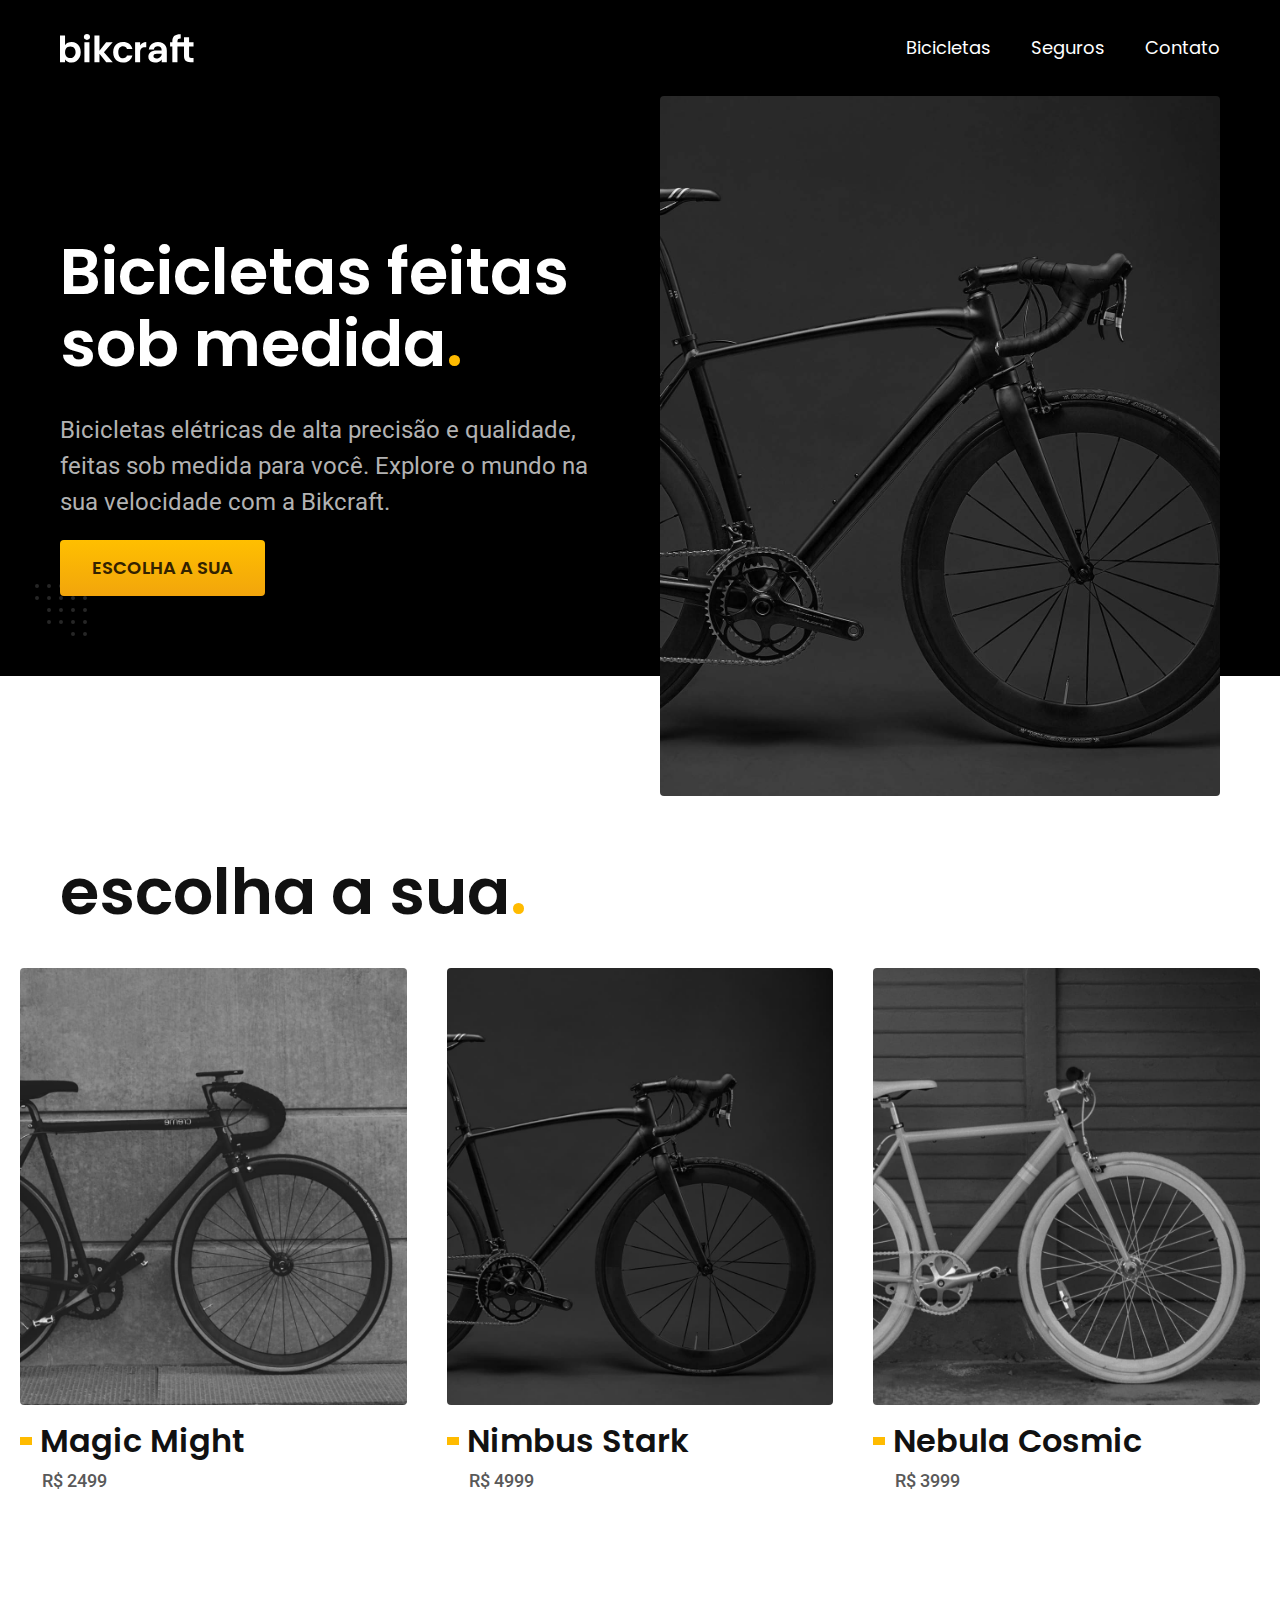
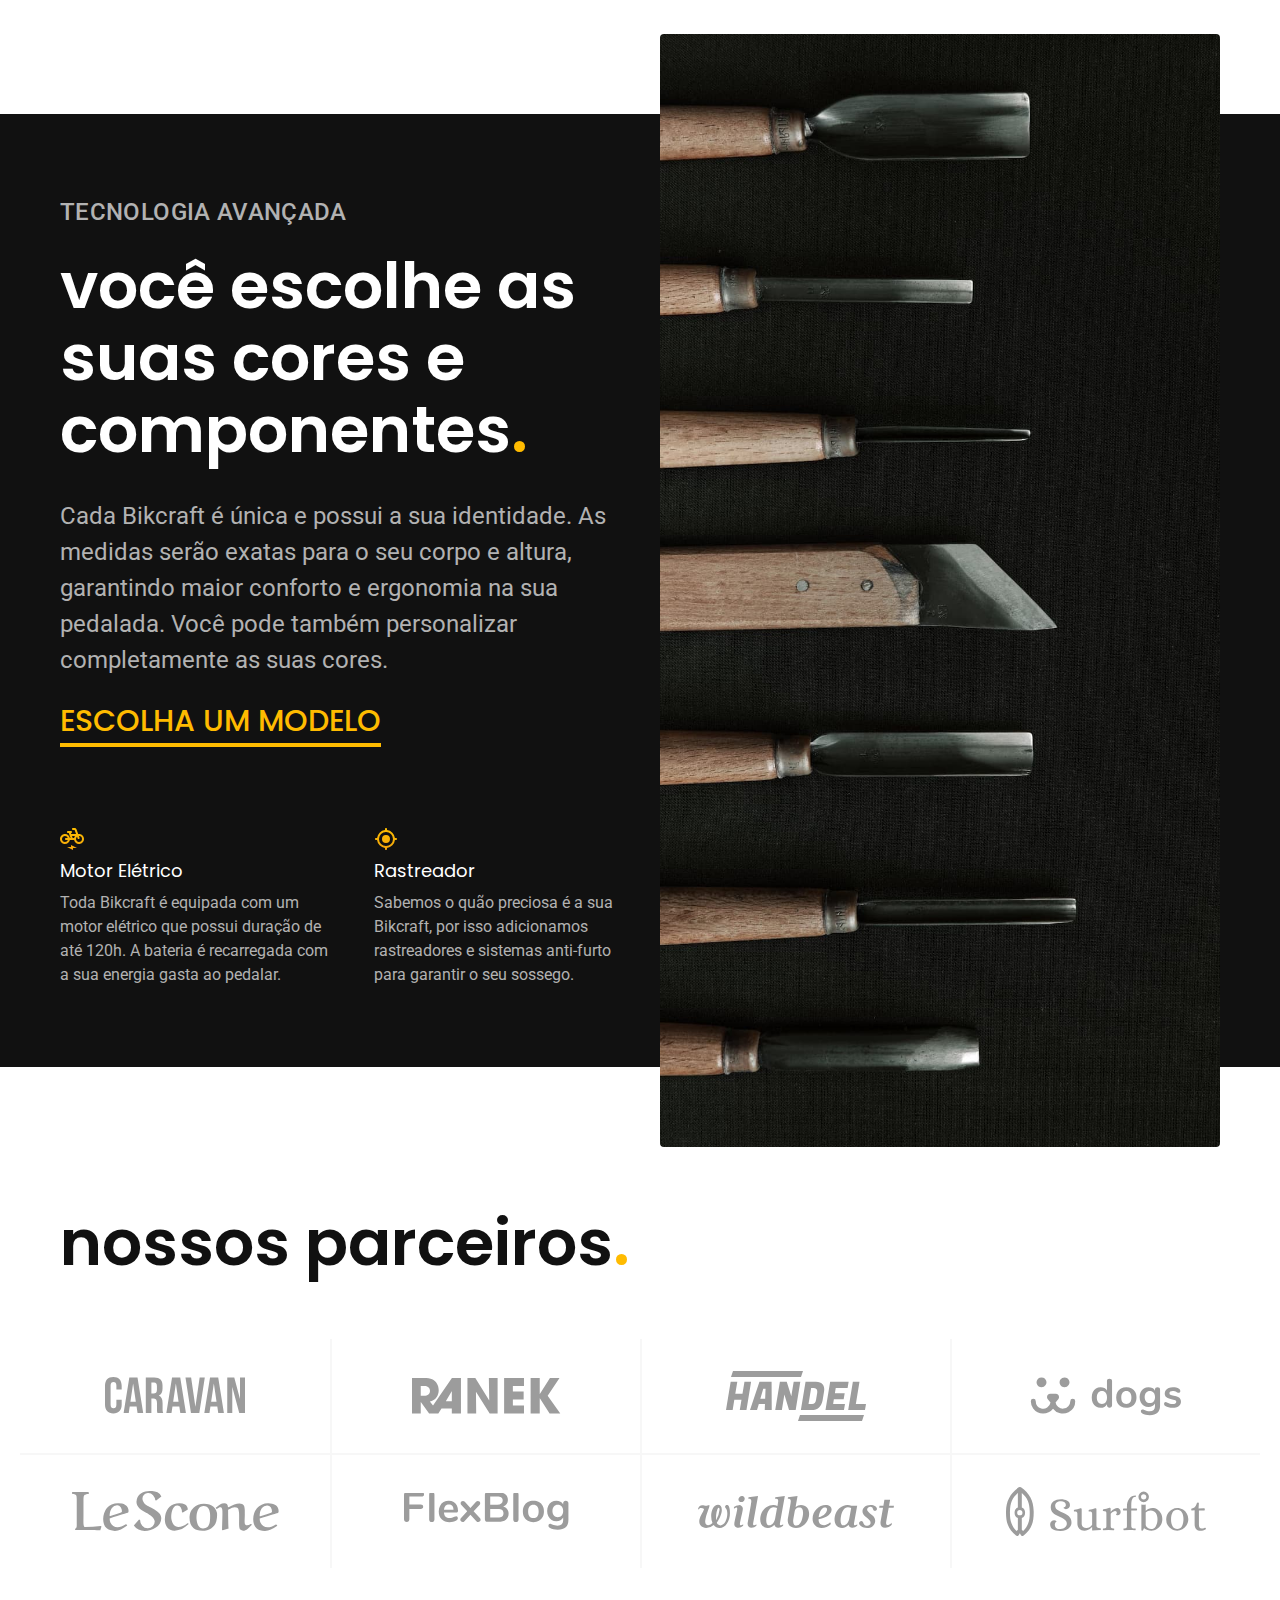
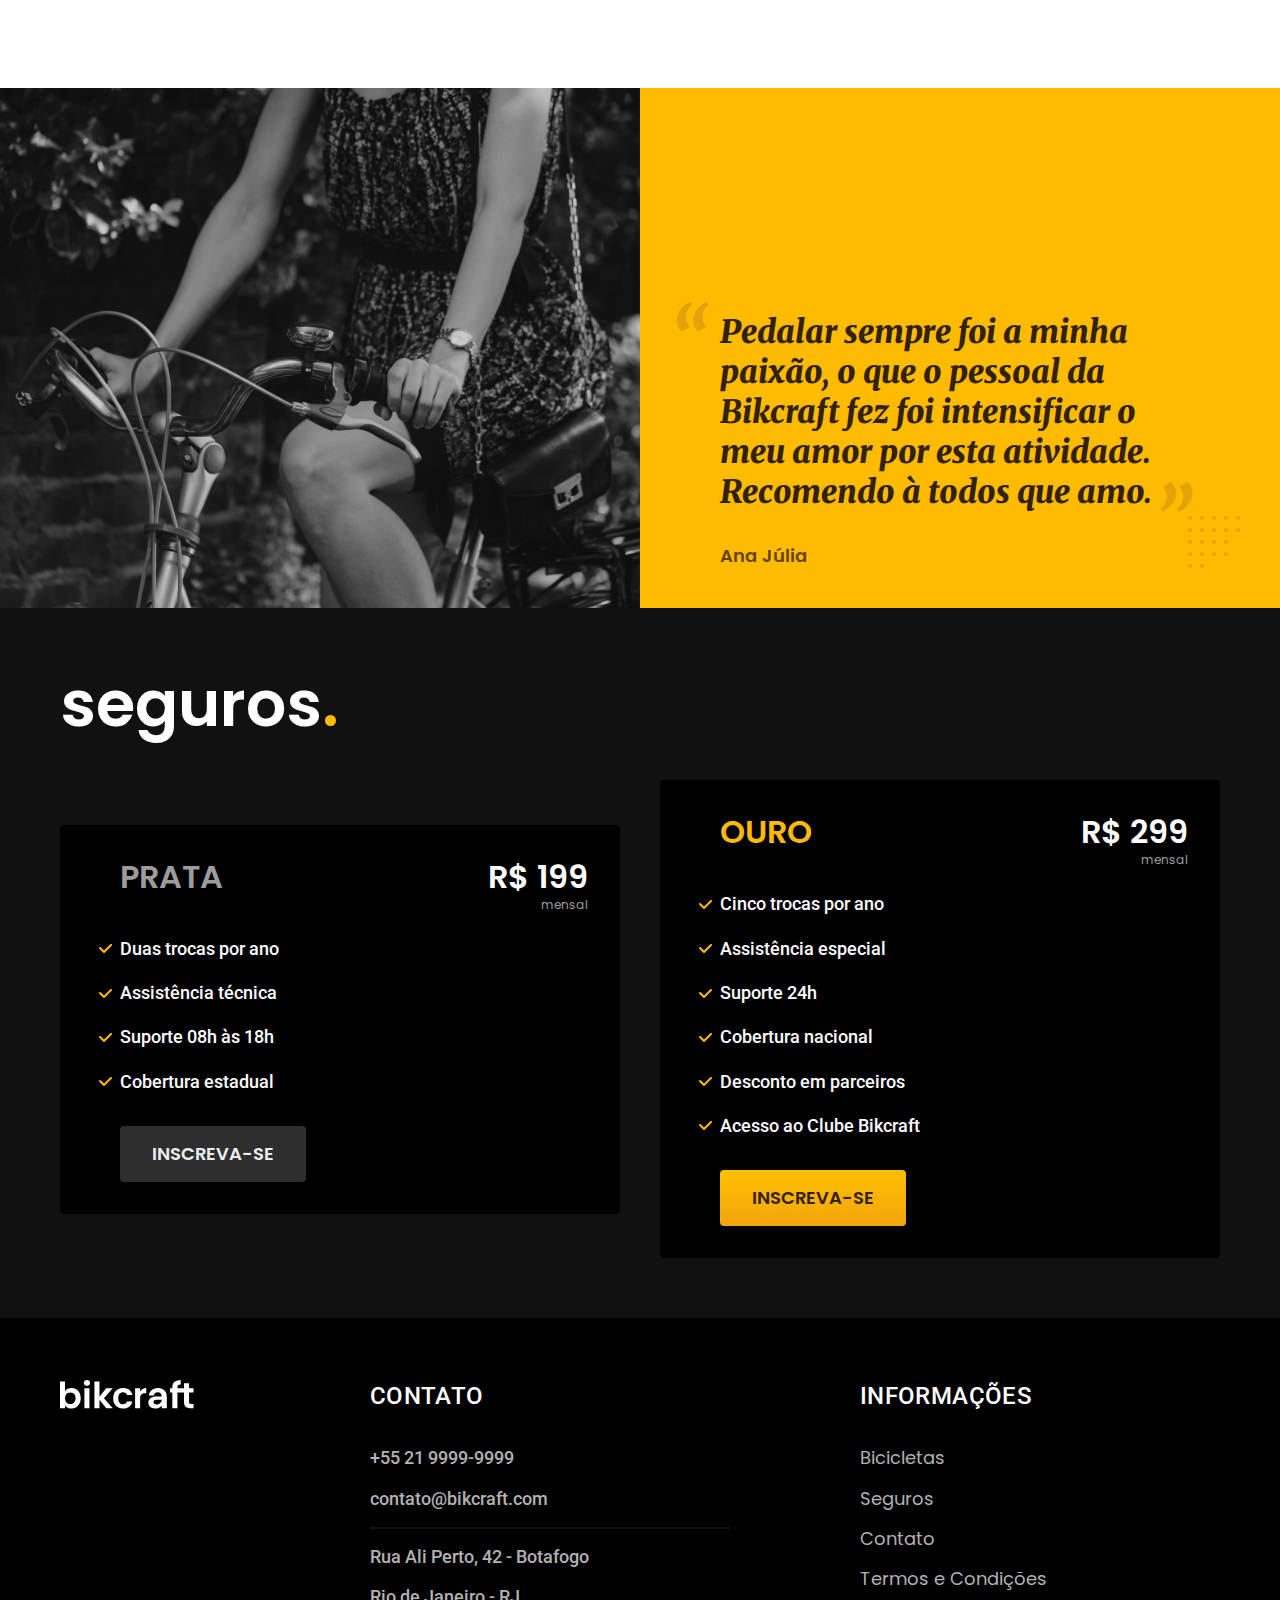
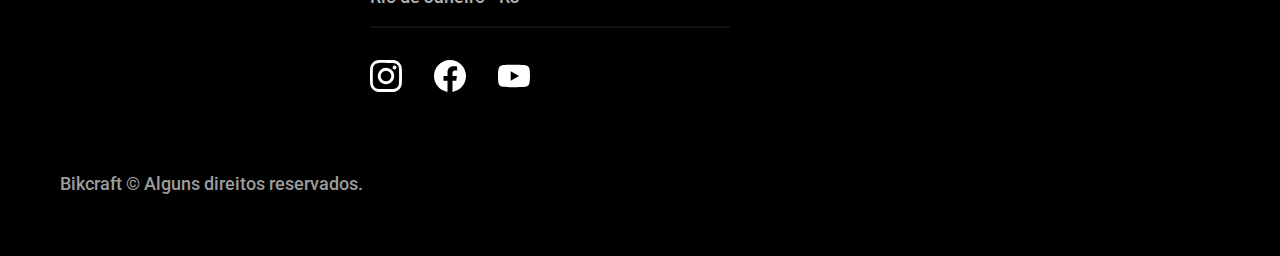
<file: index.html>
<!DOCTYPE html>
<html lang="pt-br">

<head>
    <meta charset="UTF-8">
    <meta name="viewport" content="width=device-width, initial-scale=1.0">

    <title>Bikcraft - Bicicletas Elétricas</title>
    <meta name="description" content="Bicicletas elétricas de alta precisão e qualidade, feitas sob medida para o cliente. Explore o mundo na sua velocidade com a Bikcraft.">

    <script>document.documentElement.classList.add('js')</script>

    <link rel="icon" href="./favicon.svg" type="image/svg+xml">
    <link rel="preload" href="./css/style.min.css" as="style">
    <link rel="stylesheet" href="./css/style.min.css">

    <link rel="preconnect" href="https://fonts.googleapis.com">
    <link rel="preconnect" href="https://fonts.gstatic.com" crossorigin>
    <link href="https://fonts.googleapis.com/css2?family=Merriweather:ital,wght@1,900&family=Poppins:wght@400;600&family=Roboto:wght@400;500&display=swap" rel="stylesheet">

</head>

<body>
    <header class="header-bg">
        <div class="header container">
            <a href="./">
                <img src="./img/bikcraft.svg" width="136" height="32" alt="Bikcraft">
            </a>

            <nav aria-label="primaria">
                <ul class="header-menu font-1-m cor-0">
                    <li><a href="./bicicletas.html">Bicicletas</a></li>
                    <li><a href="./seguros.html">Seguros</a></li>
                    <li><a href="./contato.html">Contato</a></li>
                </ul>
            </nav>
        </div>
    </header>

    <main class="introducao-bg">
        <div class="introducao container">
            <div class="introducao-conteudo">
                <h1 class="font-1-xxl cor-0 fadeInDown" data-anime="200">Bicicletas feitas sob medida<span class="cor-p1">.</span></h1>
                <p class="font-2-l cor-5 fadeInDown" data-anime="400">Bicicletas elétricas de alta precisão e qualidade, feitas sob medida para você. Explore o mundo na sua velocidade com a Bikcraft.</p>
                <a class="botao fadeInDown" data-anime="600" href="./bicicletas.html">Escolha a sua</a>
            </div>
            <picture class="fadeInDown" data-anime="800">
                <source media="(max-width: 800px)" srcset="./img/bicicletas/nimbus.jpg">
                <img src="./img/fotos/introducao.jpg" width="1280" height="1600" alt="Bicicleta elétrica preta.">
            </picture>
        </div>
    </main>

    <article class="bicicletas-lista">
        <h2 class="container font-1-xxl">escolha a sua<span class="cor-p1">.</span></h2>

        <ul>
            <li>
                <a href="./bicicletas/magic.html">
                    <img src="./img/bicicletas/magic-home.jpg" alt="Bicicleta preta" width="920" height="1040">
                    <h3 class="font-1-xl">Magic Might</h3>
                    <span class="font-2-m cor-8">R$ 2499</span>
                </a>
            </li>
            <li>
                <a href="./bicicletas/nimbus.html">
                    <img src="./img/bicicletas/nimbus-home.jpg" alt="Bicicleta preta" width="920" height="1040">
                    <h3 class="font-1-xl">Nimbus Stark</h3>
                    <span class="font-2-m cor-8">R$ 4999</span>
                </a>
            </li>
            <li>
                <a href="./bicicletas/nebula.html">
                    <img src="./img/bicicletas/nebula-home.jpg" alt="Bicicleta preta" width="920" height="1040">
                    <h3 class="font-1-xl">Nebula Cosmic</h3>
                    <span class="font-2-m cor-8">R$ 3999</span>
                </a>
            </li>
        </ul>
    </article>

    <article class="tecnologia-bg">
        <div class="tecnologia container">
            <div class="tecnologia-conteudo">
                <span class="font-2-l-b cor-5">Tecnologia Avançada</span>
                <h2 class="font-1-xxl cor-0">você escolhe as suas cores e componentes<span class="cor-p1">.</span></h2>
                <p class="font-2-l cor-5">Cada Bikcraft é única e possui a sua identidade. As medidas serão exatas para o seu corpo e altura, garantindo maior conforto e ergonomia na sua pedalada. Você pode também personalizar completamente as suas cores.</p>
                <a class="link" href="./bicicletas.html">Escolha um modelo</a>
                <div class="tecnologia-vantagens">
                    <div>
                        <img src="./img/icones/eletrica.svg" width="24" height="24" alt="">
                        <h3 class="font-1-m cor-0">Motor Elétrico</h3>
                        <p class="font-2-s cor-5">Toda Bikcraft é equipada com um motor elétrico que possui duração de até 120h. A bateria é recarregada com a sua energia gasta ao pedalar.</p>
                    </div>
                    <div>
                        <img src="./img/icones/rastreador.svg" width="24" height="24" alt="">
                        <h3 class="font-1-m cor-0">Rastreador</h3>
                        <p class="font-2-s cor-5">Sabemos o quão preciosa é a sua Bikcraft, por isso adicionamos rastreadores e sistemas anti-furto para garantir o seu sossego.</p>
                    </div>
                </div>
            </div>
            <div class="tecnologia-imagem">
                <img src="./img/fotos/tecnologia.jpg" width="1200" height="1920" alt="">
            </div>
        </div>
    </article>

    <section class="parceiros" aria-label="Nossos Parceiros">
        <h2 class="container font-1-xxl">nossos parceiros<span class="cor-p1">.</span></h2>

        <ul>
            <li><img src="./img/parceiros/caravan.svg" alt="Caravan" width="140" height="38"></li>
            <li><img src="./img/parceiros/ranek.svg" alt="Ranek" width="149" height="36"></li>
            <li><img src="./img/parceiros/handel.svg" alt="Handel" width="140" height="50"></li>
            <li><img src="./img/parceiros/dogs.svg" alt="Dogs" width="152" height="39"></li>
            <li><img src="./img/parceiros/lescone.svg" alt="LeScone" width="208" height="41"></li>
            <li><img src="./img/parceiros/flexblog.svg" alt="FlexBlog" width="165" height="38"></li>
            <li><img src="./img/parceiros/wildbeast.svg" alt="Wildbeast" width="196" height="34"></li>
            <li><img src="./img/parceiros/surfbot.svg" alt="Surfbot" width="200" height="49"></li>
        </ul>
    </section>

    <section class="depoimento" aria-label="Depoimento">
        <div>
            <img src="./img/fotos/depoimento.jpg" width="1560" height="1360" alt="Pessoa pedalando uma bicicleta Bikcraft">
        </div>
        <div class="depoimento-conteudo">
            <blockquote class="font-1-xl cor-p5">
                <p>Pedalar sempre foi a minha paixão, o que o pessoal da Bikcraft fez foi intensificar o meu amor por esta atividade. Recomendo à todos que amo.</p>
            </blockquote>
            <span class="font-1-m-b cor-p4">Ana Júlia</span>
        </div>
    </section>

    <article class="seguros-bg">
        <div class="seguros container">
            <h2 class="font-1-xxl cor-0">seguros<span class="cor-p1">.</span></h2>
            <div class="seguros-item">
                <h3 class="font-1-xl cor-6">PRATA</h3>
                <span class="font-1-xl cor-0">R$ 199 <span class="font-1-xs cor-6">mensal</span></span>
                <ul class="font-2-m cor-0">
                    <li>Duas trocas por ano</li>
                    <li>Assistência técnica</li>
                    <li>Suporte 08h às 18h</li>
                    <li>Cobertura estadual</li>
                </ul>
                <a class="botao secundario" href="./orcamento.html?tipo=seguro&produto=prata">Inscreva-se</a>
            </div>

            <div class="seguros-item">
                <h3 class="font-1-xl cor-p1">OURO</h3>
                <span class="font-1-xl cor-0">R$ 299 <span class="font-1-xs cor-6">mensal</span></span>
                <ul class="font-2-m cor-0">
                    <li>Cinco trocas por ano</li>
                    <li>Assistência especial</li>
                    <li>Suporte 24h</li>
                    <li>Cobertura nacional</li>
                    <li>Desconto em parceiros</li>
                    <li>Acesso ao Clube Bikcraft</li>
                </ul>
                <a class="botao" href="./orcamento.html?tipo=seguro&produto=ouro">Inscreva-se</a>
            </div>
        </div>
    </article>

    <footer class="footer-bg">
        <div class="footer container">
            <img src="./img/bikcraft.svg" width="136" height="32" alt="Bikcraft">
            <div class="footer-contato">
                <h3 class="font-2-l-b cor-0">Contato</h3>
                <ul class="font-2-m cor-5">
                    <li><a href="tel:+552199999999">+55 21 9999-9999</a></li>
                    <li><a href="mailto:contato@bikcraft.com">contato@bikcraft.com</a></li>
                    <li>Rua Ali Perto, 42 - Botafogo</li>
                    <li>Rio de Janeiro - RJ</li>
                </ul>
                <div class="footer-redes">
                    <a href="./">
                        <img src="./img/redes/instagram.svg" width="32" height="32" alt="Instagram">
                    </a>
                    <a href="./">
                        <img src="./img/redes/facebook.svg" width="32" height="32" alt="Facebook">
                    </a>
                    <a href="./">
                        <img src="./img/redes/youtube.svg" width="32" height="32" alt="Youtube">
                    </a>
                </div>
            </div>
            <div class="footer-informacoes">
                <h3 class="font-2-l-b cor-0">Informações</h3>
                <nav>
                    <ul class="font-1-m cor-5">
                        <li><a href="./bicicletas.html">Bicicletas</a></li>
                        <li><a href="./seguros.html">Seguros</a></li>
                        <li><a href="./contato.html">Contato</a></li>
                        <li><a href="./termos.html">Termos e Condições</a></li>
                    </ul>
                </nav>
            </div>
            <p class="footer-copy font-2-m cor-6">Bikcraft © Alguns direitos reservados.</p>
        </div>
    </footer>

    <script src="./plugins/simple-anime.js"></script>
    <script src="./js/script.js"></script>
</body>

</html>
</file>
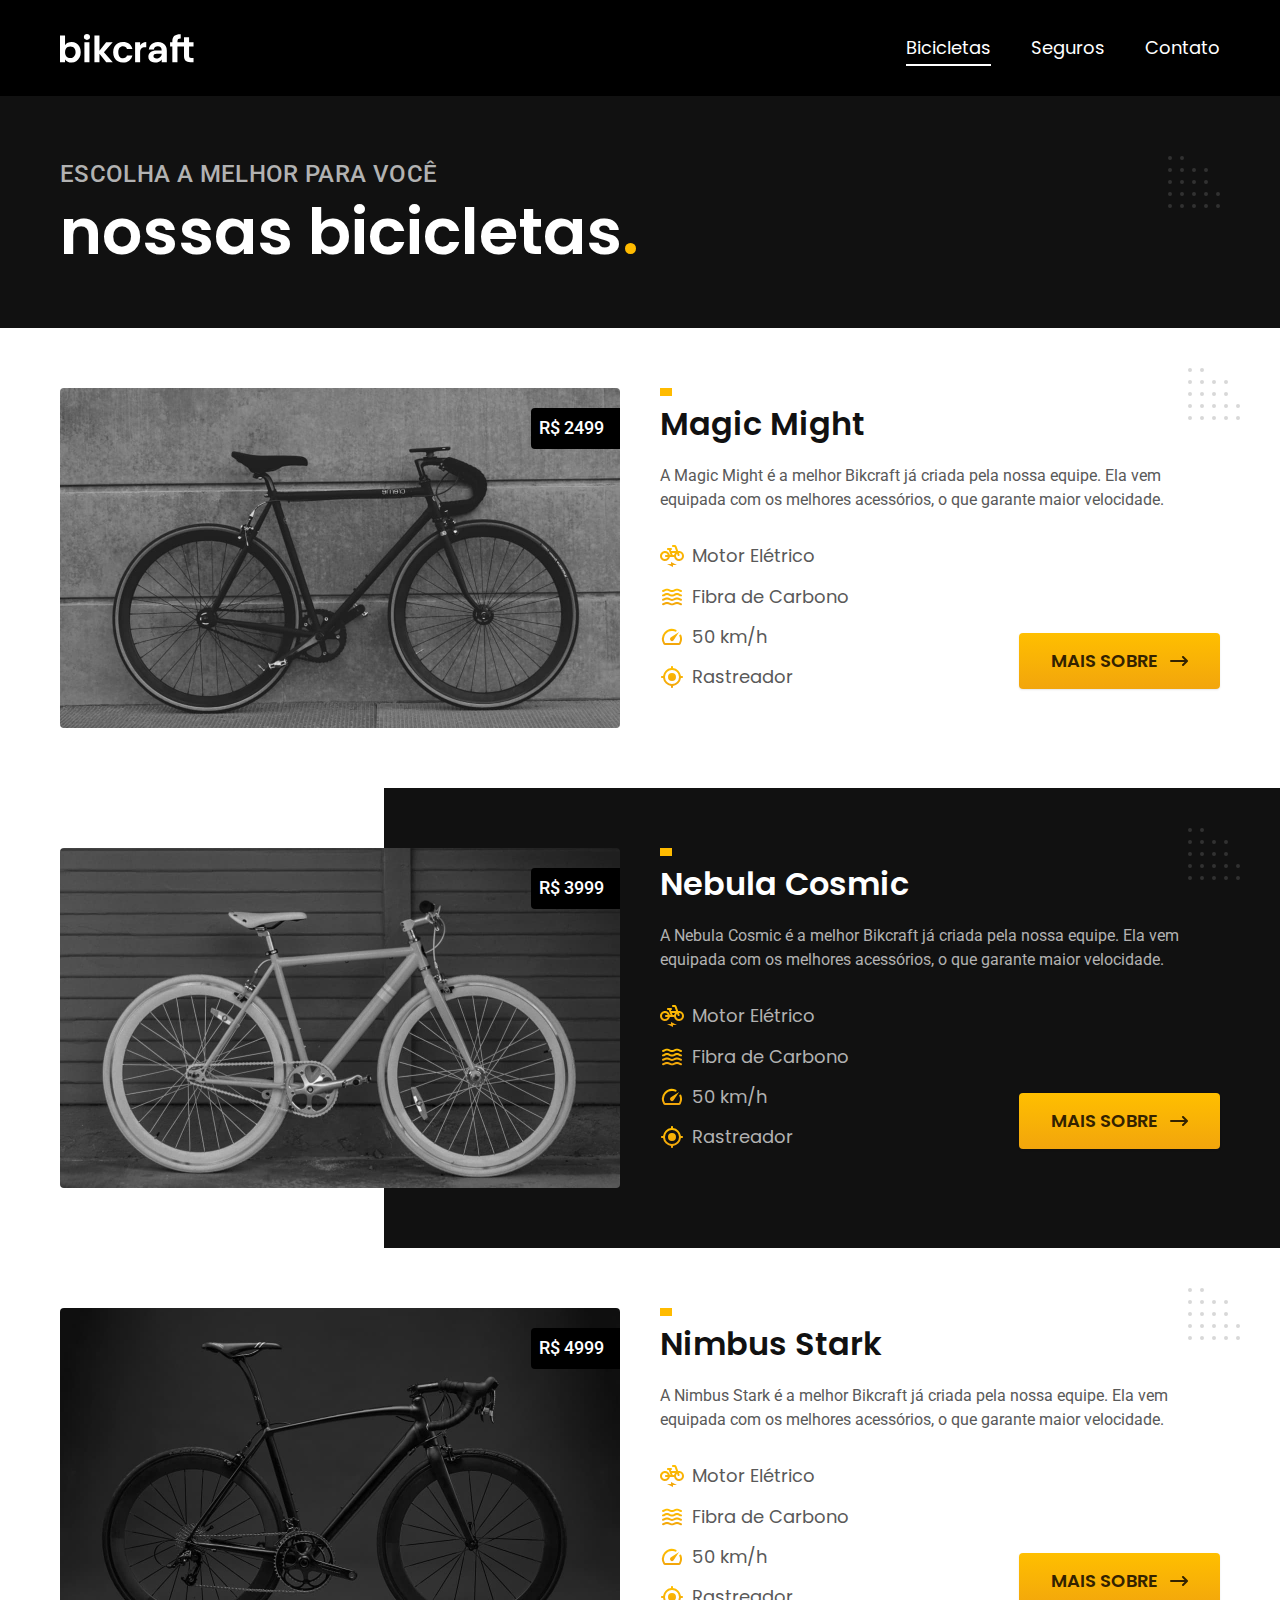
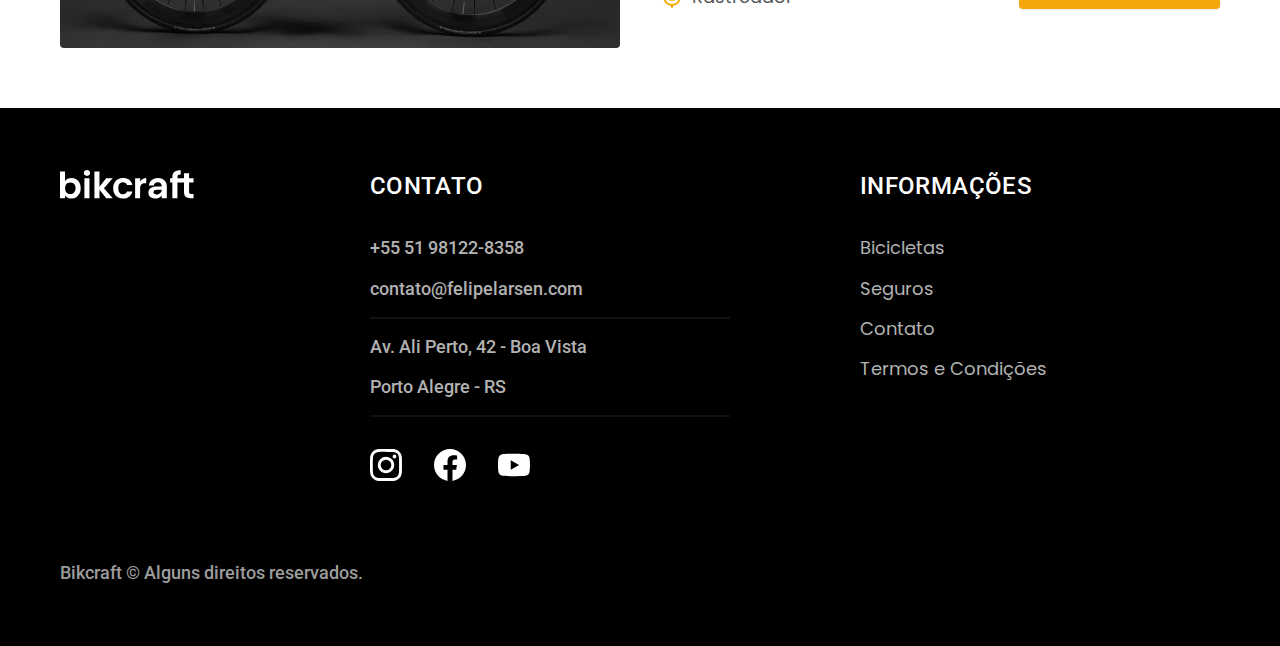
<file: bicicletas.html>
<!DOCTYPE html>
<html lang="pt-br">

<head>
  <meta charset="UTF-8">
  <meta http-equiv="X-UA-Compatible" content="IE=edge">
  <meta name="viewport" content="width=device-width, initial-scale=1.0">

  <title>Bicicletas | Bikcraft</title>

  <meta name="description" content="Bicicletas.">

  <script>document.documentElement.classList.add('js')</script>

  <link rel="icon" href="./favicon.svg" type="image/svg+xml">
  <link rel="preload" href="./css/style.min.css" as="style">
  <link rel="stylesheet" href="./css/style.min.css">

  <link rel="preconnect" href="https://fonts.googleapis.com">
  <link rel="preconnect" href="https://fonts.gstatic.com" crossorigin>
  <link href="https://fonts.googleapis.com/css2?family=Merriweather:ital,wght@1,900&family=Poppins:wght@400;600&family=Roboto:wght@400;500&display=swap" rel="stylesheet">
</head>

<body id="bicicletas">
  <header class="header-bg">
    <div class="header container">
      <a href="./">
        <img src="./img/bikcraft.svg" alt="Bikcraft">
      </a>

      <nav aria-label="primaria">
        <ul class="header-menu font-1-m cor-0">
          <li><a href="./bicicletas.html">Bicicletas</a></li>
          <li><a href="./seguros.html">Seguros</a></li>
          <li><a href="./contato.html">Contato</a></li>
        </ul>
      </nav>
    </div>
  </header>

  <main>
    <div class="titulo-bg">
      <div class="titulo container">
        <p class="font-2-l-b cor-5">Escolha a melhor para você</p>
        <h1 class="font-1-xxl cor-0">nossas bicicletas<span class="cor-p1">.</span></h1>
      </div>
    </div>

    <div class="bicicletas container">
      <div class="bicicletas-imagem">
        <img src="./img/bicicletas/magic.jpg" alt="Bicicleta preta">
        <span class="font-2-m cor-0">R$ 2499</span>
      </div>
      <div class="bicicletas-conteudo">
        <h2 class="font-1-xl">Magic Might</h2>
        <p class="font-2-s cor-8">
          A Magic Might é a melhor Bikcraft já criada pela nossa equipe. Ela vem equipada com os melhores acessórios, o que garante maior velocidade.
        </p>
        <ul class="font-1-m cor-8">
          <li><img src="./img/icones/eletrica.svg" alt="">Motor Elétrico</li>
          <li><img src="./img/icones/carbono.svg" alt="">Fibra de Carbono</li>
          <li><img src="./img/icones/velocidade.svg" alt="">50 km/h</li>
          <li><img src="./img/icones/rastreador.svg" alt="">Rastreador</li>
        </ul>
        <a class="botao seta" href="./bicicletas/magic.html">Mais Sobre</a>
      </div>
    </div>

    <div class="bicicletas-bg">
      <div class="bicicletas container">
        <div class="bicicletas-imagem">
          <img src="./img/bicicletas/nebula.jpg" alt="Bicicleta branca">
          <span class="font-2-m cor-0">R$ 3999</span>
        </div>
        <div class="bicicletas-conteudo">
          <h2 class="font-1-xl cor-0">Nebula Cosmic</h2>
          <p class="font-2-s cor-5">
            A Nebula Cosmic é a melhor Bikcraft já criada pela nossa equipe. Ela vem equipada com os melhores acessórios, o que garante maior velocidade.
          </p>
          <ul class="font-1-m cor-5">
            <li><img src="./img/icones/eletrica.svg" alt="">Motor Elétrico</li>
            <li><img src="./img/icones/carbono.svg" alt="">Fibra de Carbono</li>
            <li><img src="./img/icones/velocidade.svg" alt="">50 km/h</li>
            <li><img src="./img/icones/rastreador.svg" alt="">Rastreador</li>
          </ul>
          <a class="botao seta" href="./bicicletas/nebula.html">Mais Sobre</a>
        </div>
      </div>
    </div>

    <div class="bicicletas container">
      <div class="bicicletas-imagem">
        <img src="./img/bicicletas/nimbus.jpg" alt="Bicicleta preta">
        <span class="font-2-m cor-0">R$ 4999</span>
      </div>
      <div class="bicicletas-conteudo">
        <h2 class="font-1-xl">Nimbus Stark</h2>
        <p class="font-2-s cor-8">
          A Nimbus Stark é a melhor Bikcraft já criada pela nossa equipe. Ela vem equipada com os melhores acessórios, o que garante maior velocidade.
        </p>
        <ul class="font-1-m cor-8">
          <li><img src="./img/icones/eletrica.svg" alt="">Motor Elétrico</li>
          <li><img src="./img/icones/carbono.svg" alt="">Fibra de Carbono</li>
          <li><img src="./img/icones/velocidade.svg" alt="">50 km/h</li>
          <li><img src="./img/icones/rastreador.svg" alt="">Rastreador</li>
        </ul>
        <a class="botao seta" href="./bicicletas/nimbus.html">Mais Sobre</a>
      </div>
    </div>
  </main>

  <footer class="footer-bg">
    <div class="footer container">
      <img src="./img/bikcraft.svg" alt="Bikcraft">

      <div class="footer-contato">
        <h3 class="font-2-l-b cor-0">Contato</h3>
        <ul class="font-2-m cor-5">
          <li><a href="tel:+5551981228358">+55 51 98122-8358</a></li>
          <li><a href="mailto:contato@felipelarsen.com">contato@felipelarsen.com</a></li>
          <li>Av. Ali Perto, 42 - Boa Vista</li>
          <li>Porto Alegre - RS</li>
        </ul>
        <div class="footer-redes">
          <a href="./"><img src="./img/redes/instagram.svg" alt="Instagram"></a>
          <a href="./"><img src="./img/redes/facebook.svg" alt="Facebook"></a>
          <a href="./"><img src="./img/redes/youtube.svg" alt="Youtube"></a>
        </div>
      </div>

      <div class="footer-informacoes">
        <h3 class="font-2-l-b cor-0">Informações</h3>
        <nav>
          <ul class="font-1-m cor-5">
            <li><a href="./bicicletas.html">Bicicletas</a></li>
            <li><a href="./seguros.html">Seguros</a></li>
            <li><a href="./contato.html">Contato</a></li>
            <li><a href="./termos.html">Termos e Condições</a></li>
          </ul>
        </nav>
      </div>

      <p class="footer-copy font-2-m cor-6">Bikcraft © Alguns direitos reservados.</p>
    </div>
  </footer>
  <script src="./js/script.js"></script>
</body>

</html>
</file>
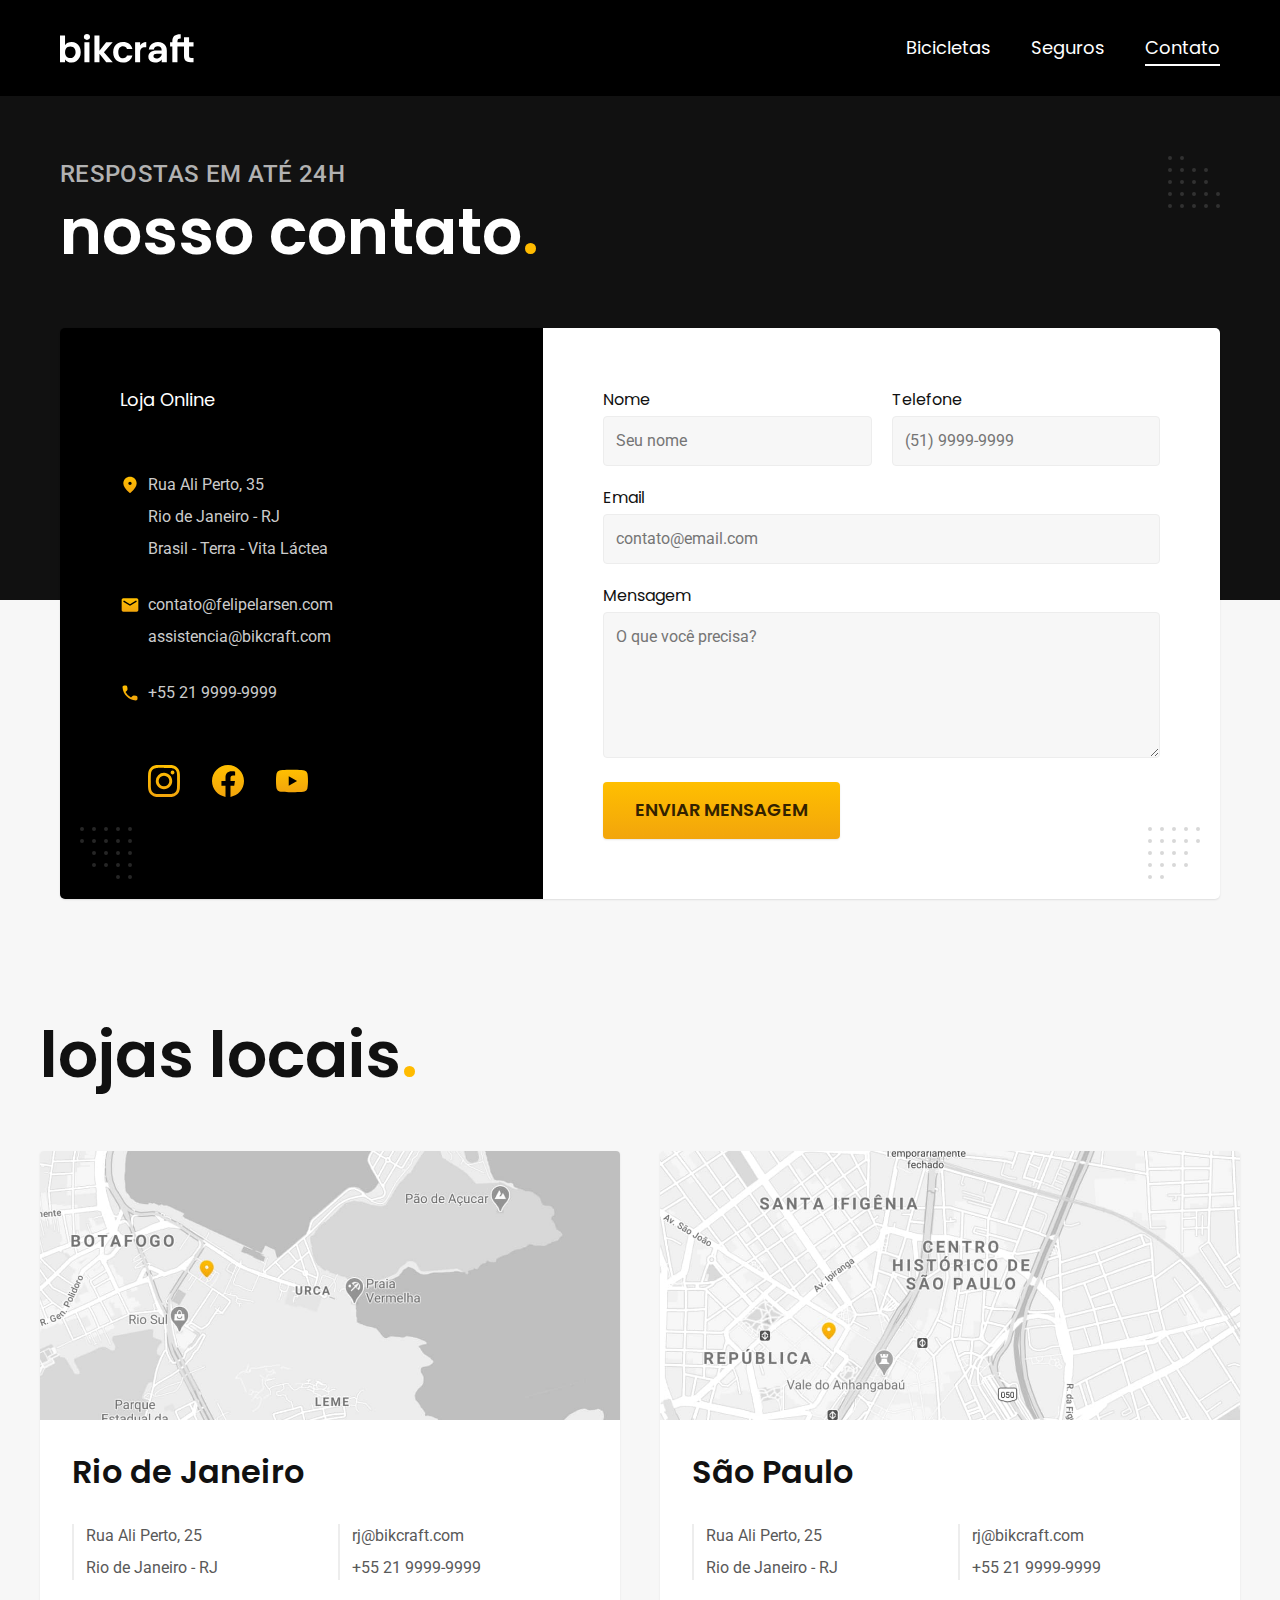
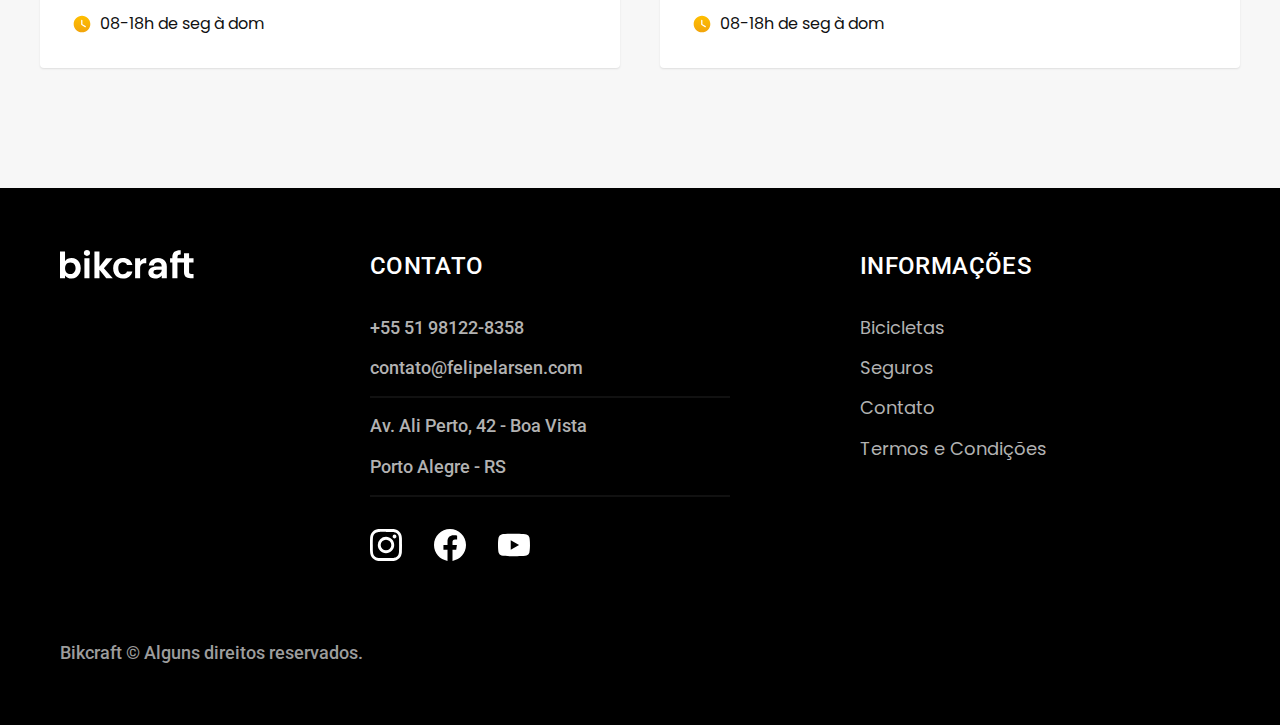
<file: contato.html>
<!DOCTYPE html>
<html lang="pt-br">

<head>
  <meta charset="UTF-8">
  <meta http-equiv="X-UA-Compatible" content="IE=edge">
  <meta name="viewport" content="width=device-width, initial-scale=1.0">

  <title>Contato | Bikcraft</title>

  <meta name="description" content="Contato.">

  <script>document.documentElement.classList.add('js')</script>

  <link rel="icon" href="./favicon.svg" type="image/svg+xml">
  <link rel="preload" href="./css/style.min.css" as="style">
  <link rel="stylesheet" href="./css/style.min.css">

  <link rel="preconnect" href="https://fonts.googleapis.com">
  <link rel="preconnect" href="https://fonts.gstatic.com" crossorigin>
  <link href="https://fonts.googleapis.com/css2?family=Merriweather:ital,wght@1,900&family=Poppins:wght@400;600&family=Roboto:wght@400;500&display=swap" rel="stylesheet">
</head>

<body id="contato">
  <header class="header-bg">
    <div class="header container">
      <a href="./">
        <img src="./img/bikcraft.svg" alt="Bikcraft">
      </a>

      <nav aria-label="primaria">
        <ul class="header-menu font-1-m cor-0">
          <li><a href="./bicicletas.html">Bicicletas</a></li>
          <li><a href="./seguros.html">Seguros</a></li>
          <li><a href="./contato.html">Contato</a></li>
        </ul>
      </nav>
    </div>
  </header>

  <main>
    <div class="titulo-bg">
      <div class="titulo container">
        <p class="font-2-l-b cor-5">RESPOSTAS EM ATÉ 24H</p>
        <h1 class="font-1-xxl cor-0">nosso contato<span class="cor-p1">.</span></h1>
      </div>
    </div>

    <div class="contato container">
      <section class="contato-dados" aria-label="Endereço">
        <h2 class="font-1-m cor-0">Loja Online</h2>
        <div class="contato-endereco font-2-s cor-4">
          <p>Rua Ali Perto, 35</p>
          <p>Rio de Janeiro - RJ</p>
          <p>Brasil - Terra - Vita Láctea</p>
        </div>
        <address class="contato-meios font-2-s cor-4">
          <a href="mailto:contato@felipelarsen.com">contato@felipelarsen.com</a>
          <a href="mailto:assistencia@bikcraft.com">assistencia@bikcraft.com</a>
          <a href="tel:+552199999999">+55 21 9999-9999</a>
        </address>
        <div class="contato-redes">
          <a href="./">
            <img src="./img/redes/instagram-p.svg" alt="Instagram">
          </a>
          <a href="./">
            <img src="./img/redes/facebook-p.svg" alt="Facebook">
          </a>
          <a href="./">
            <img src="./img/redes/youtube-p.svg" alt="Youtube">
          </a>
        </div>
      </section>

      <section class="contato-formulario" aria-label="Formulário">
        <form class="form" action="./contato.html">
          <div>
            <label for="nome">Nome</label>
            <input type="text" id="nome" name="nome" placeholder="Seu nome">
          </div>
          <div>
            <label for="telefone">Telefone</label>
            <input type="text" id="telefone" name="telefone" placeholder="(51) 9999-9999">
          </div>
          <div class="col-2">
            <label for="email">Email</label>
            <input type="text" id="email" name="email" placeholder="contato@email.com">
          </div>
          <div class="col-2">
            <label for="mensagem">Mensagem</label>
            <textarea name="mensagem" id="mensagem" cols="30" rows="5" placeholder="O que você precisa?"></textarea>
          </div>
          <button class="botao col-2">Enviar Mensagem</button>
        </form>
      </section>
    </div>
  </main>

  <article class="lojas container">
    <h2 class="font-1-xxl">lojas locais<span class="cor-p1">.</span></h2>
    <div class="lojas-item">
      <img src="./img/lojas/rj.jpg" alt="mapa marcando o endereço em Rua Ali Perto, 25 - Rio de Janeiro - RJ">
      <div class="lojas-conteudo">
        <h3 class="font-1-xl">Rio de Janeiro</h3>
        <div class="lojas-dados font-2-s cor-8">
          <p>Rua Ali Perto, 25</p>
          <p>Rio de Janeiro - RJ</p>
        </div>
        <div class="lojas-dados font-2-s cor-8">
          <a href="mailto:rj@bikcraft.com">rj@bikcraft.com</a>
          <a href="tel:+552199999999">+55 21 9999-9999</a>
        </div>
        <p class="lojas-tempo font-1-s">
          <img src="./img/icones/horario.svg" alt="">
          08-18h de seg à dom
        </p>
      </div>
    </div>

    <div class="lojas-item">
      <img src="./img/lojas/sp.jpg" alt="mapa marcando o endereço em Rua Ali Perto, 25 - São Paulo - SP">
      <div class="lojas-conteudo">
        <h3 class="font-1-xl">São Paulo</h3>
        <div class="lojas-dados font-2-s cor-8">
          <p>Rua Ali Perto, 25</p>
          <p>Rio de Janeiro - RJ</p>
        </div>
        <div class="lojas-dados font-2-s cor-8">
          <a href="mailto:rj@bikcraft.com">rj@bikcraft.com</a>
          <a href="tel:+552199999999">+55 21 9999-9999</a>
        </div>
        <p class="lojas-tempo font-1-s">
          <img src="./img/icones/horario.svg" alt="">
          08-18h de seg à dom
        </p>
      </div>
    </div>
  </article>

  <footer class="footer-bg">
    <div class="footer container">
      <img src="./img/bikcraft.svg" alt="Bikcraft">

      <div class="footer-contato">
        <h3 class="font-2-l-b cor-0">Contato</h3>
        <ul class="font-2-m cor-5">
          <li><a href="tel:+5551981228358">+55 51 98122-8358</a></li>
          <li><a href="mailto:contato@felipelarsen.com">contato@felipelarsen.com</a></li>
          <li>Av. Ali Perto, 42 - Boa Vista</li>
          <li>Porto Alegre - RS</li>
        </ul>
        <div class="footer-redes">
          <a href="./"><img src="./img/redes/instagram.svg" alt="Instagram"></a>
          <a href="./"><img src="./img/redes/facebook.svg" alt="Facebook"></a>
          <a href="./"><img src="./img/redes/youtube.svg" alt="Youtube"></a>
        </div>
      </div>

      <div class="footer-informacoes">
        <h3 class="font-2-l-b cor-0">Informações</h3>
        <nav>
          <ul class="font-1-m cor-5">
            <li><a href="./bicicletas.html">Bicicletas</a></li>
            <li><a href="./seguros.html">Seguros</a></li>
            <li><a href="./contato.html">Contato</a></li>
            <li><a href="./termos.html">Termos e Condições</a></li>
          </ul>
        </nav>
      </div>

      <p class="footer-copy font-2-m cor-6">Bikcraft © Alguns direitos reservados.</p>
    </div>
  </footer>
  <script src="./js/script.js"></script>
</body>

</html>
</file>
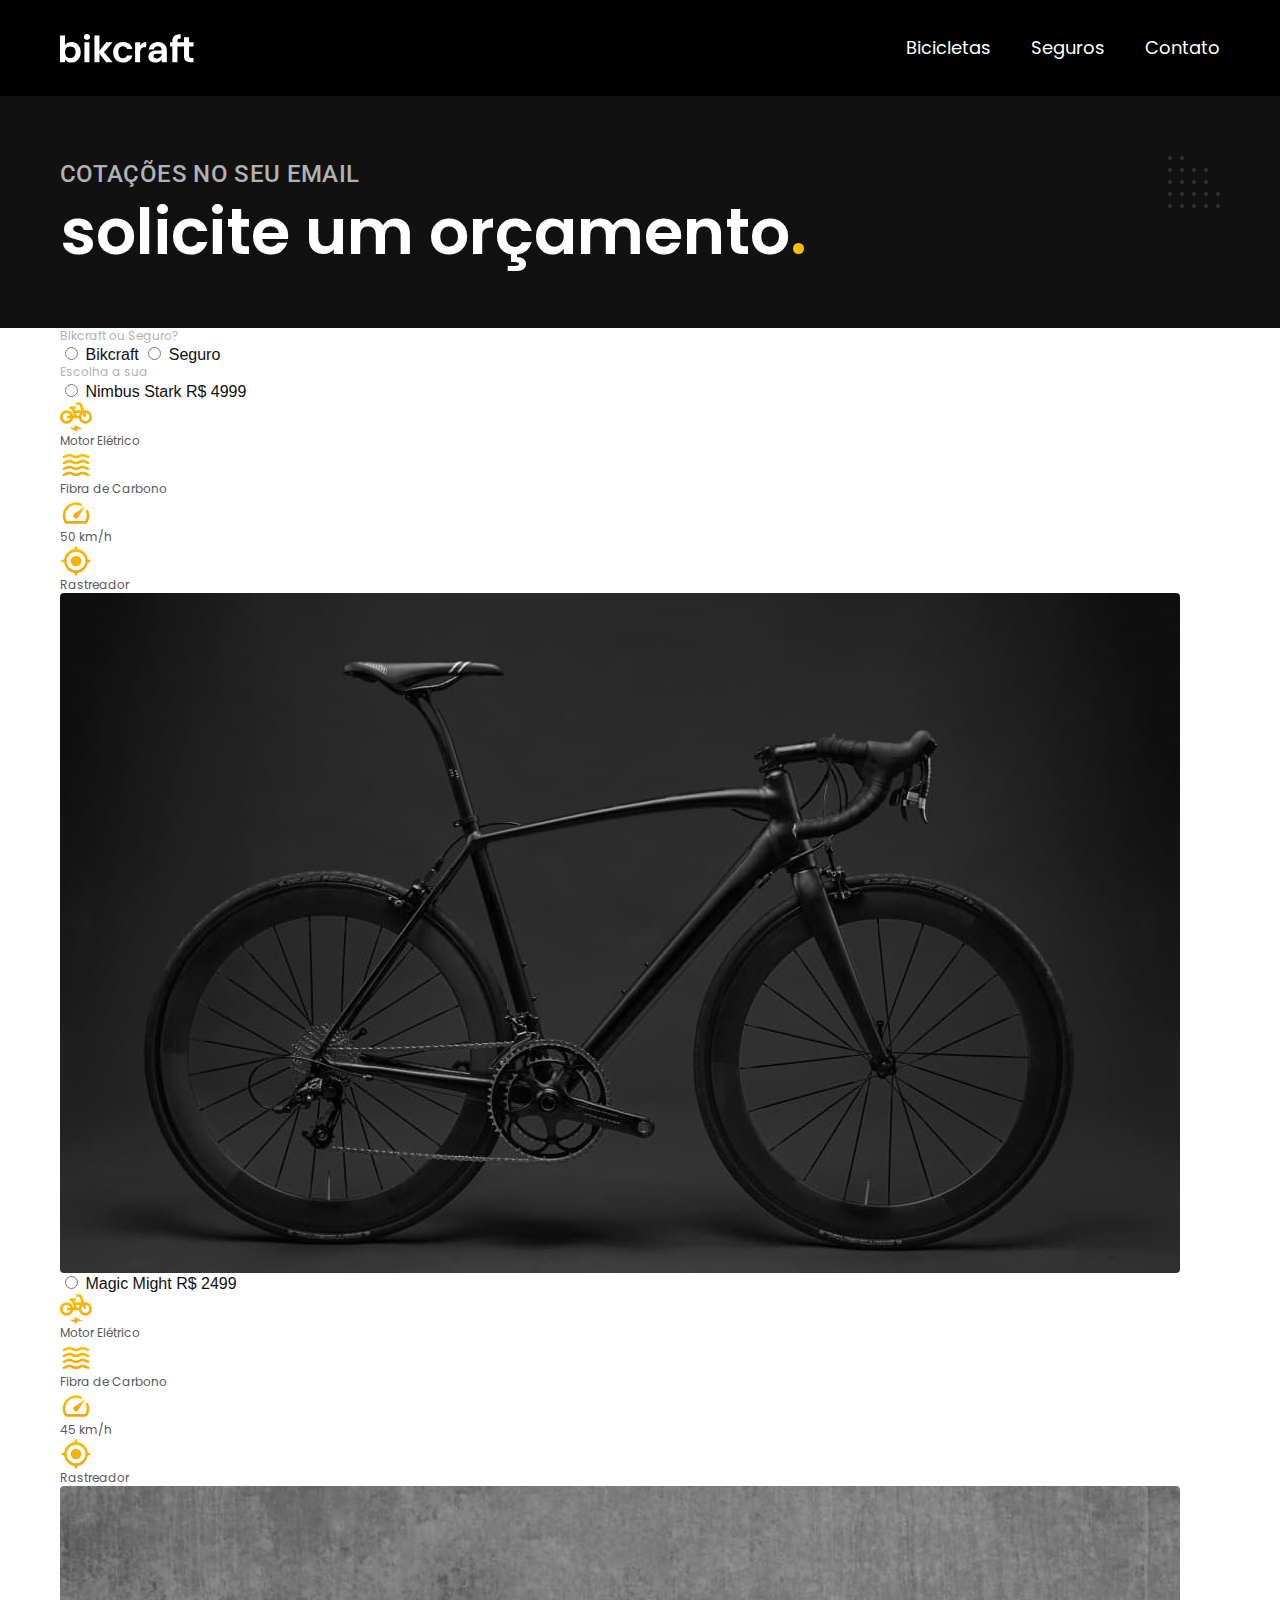
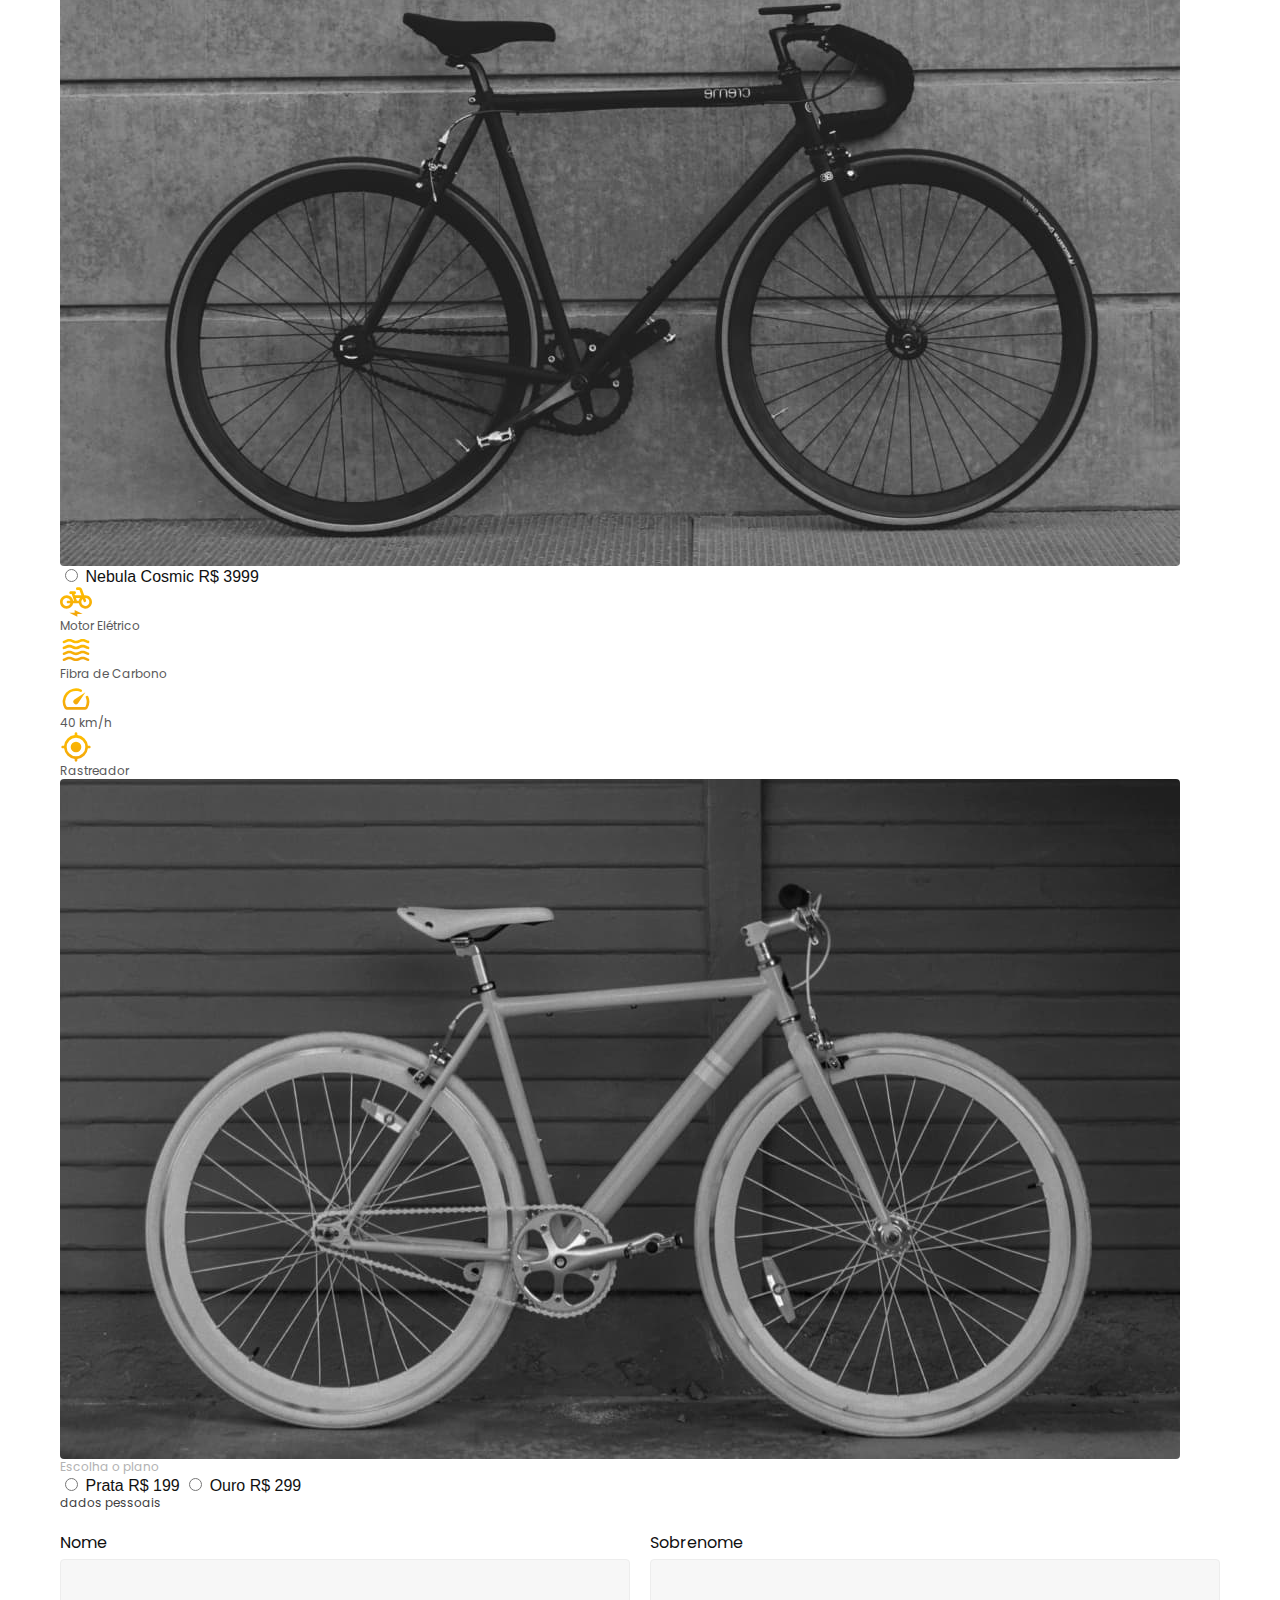
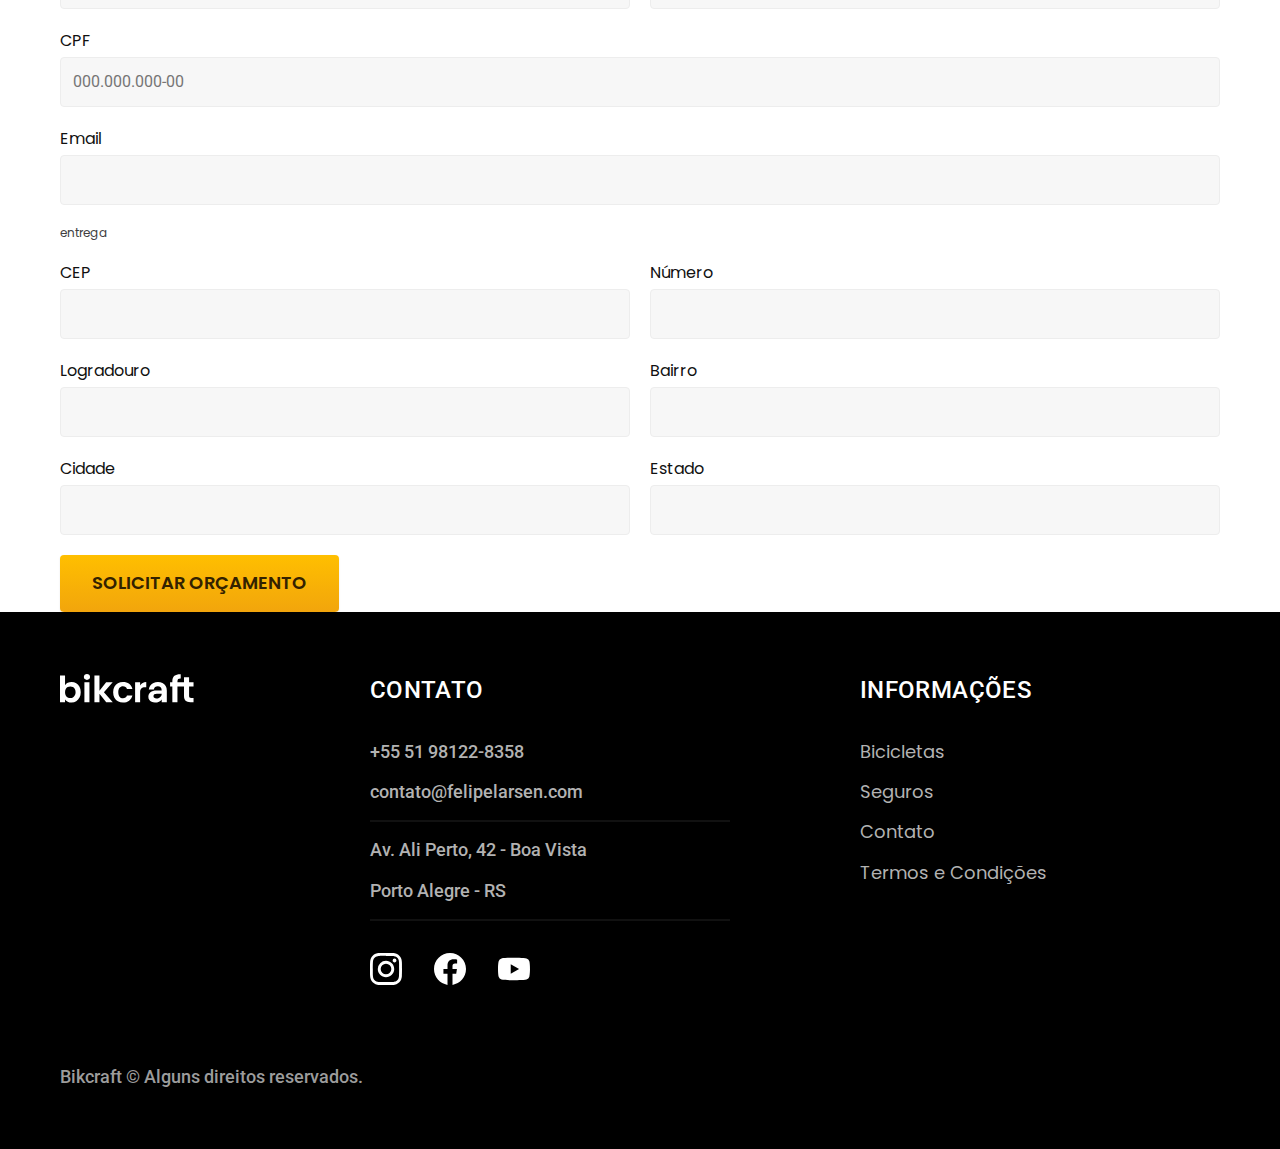
<file: orcamento.html>
<!DOCTYPE html>
<html lang="pt-br">

<head>
  <meta charset="UTF-8">
  <meta http-equiv="X-UA-Compatible" content="IE=edge">
  <meta name="viewport" content="width=device-width, initial-scale=1.0">

  <title>Orçamento | Bikcraft</title>

  <meta name="description" content="orçamento.">

  <script>document.documentElement.classList.add('js')</script>

  <link rel="icon" href="./favicon.svg" type="image/svg+xml">
  <link rel="preload" href="./css/style.min.css" as="style">
  <link rel="stylesheet" href="./css/style.min.css">

  <link rel="preconnect" href="https://fonts.googleapis.com">
  <link rel="preconnect" href="https://fonts.gstatic.com" crossorigin>
  <link href="https://fonts.googleapis.com/css2?family=Merriweather:ital,wght@1,900&family=Poppins:wght@400;600&family=Roboto:wght@400;500&display=swap" rel="stylesheet">
</head>

<body id="orcamento">
  <header class="header-bg">
    <div class="header container">
      <a href="./">
        <img src="./img/bikcraft.svg" alt="Bikcraft">
      </a>

      <nav aria-label="primaria">
        <ul class="header-menu font-1-m cor-0">
          <li><a href="./bicicletas.html">Bicicletas</a></li>
          <li><a href="./seguros.html">Seguros</a></li>
          <li><a href="./contato.html">Contato</a></li>
        </ul>
      </nav>
    </div>
  </header>

  <main>
    <div class="titulo-bg">
      <div class="titulo container">
        <p class="font-2-l-b cor-5">Cotações no seu email</p>
        <h1 class="font-1-xxl cor-0">solicite um orçamento<span class="cor-p1">.</span></h1>
      </div>
    </div>

    <form class="orcamento container" action="./orcamento.html">
      <div class="orcamento-produto">
        <h2 class="font-1-xs cor-5">Bikcraft ou Seguro?</h2>

        <input type="radio" name="tipo" value="bikcraft" id="bikcraft">
        <label for="bikcraft">Bikcraft</label>

        <input type="radio" name="tipo" value="seguro" id="seguro">
        <label for="seguro">Seguro</label>

        <div class="orcamento-conteudo" id="orcamento-bikcraft">
          <h2 class="font-1-xs cor-5">Escolha a sua</h2>

          <input type="radio" name="produto" value="nimbus" id="nimbus">
          <label for="nimbus">Nimbus Stark <span>R$ 4999</span></label>
          <div class="orcamento-detalhes">
            <ul class="font-1-xs cor-8">
              <li><img src="./img/icones/eletrica.svg" alt=""> Motor Elétrico</li>
              <li><img src="./img/icones/carbono.svg" alt=""> Fibra de Carbono</li>
              <li><img src="./img/icones/velocidade.svg" alt=""> 50 km/h</li>
              <li><img src="./img/icones/rastreador.svg" alt=""> Rastreador</li>
            </ul>
            <img src="./img/bicicletas/nimbus.jpg" alt="Bicicleta preta">
          </div>

          <input type="radio" name="produto" value="magic" id="magic">
          <label for="magic">Magic Might <span>R$ 2499</span></label>
          <div class="orcamento-detalhes">
            <ul class="font-1-xs cor-8">
              <li><img src="./img/icones/eletrica.svg" alt=""> Motor Elétrico</li>
              <li><img src="./img/icones/carbono.svg" alt=""> Fibra de Carbono</li>
              <li><img src="./img/icones/velocidade.svg" alt=""> 45 km/h</li>
              <li><img src="./img/icones/rastreador.svg" alt=""> Rastreador</li>
            </ul>
            <img src="./img/bicicletas/magic.jpg" alt="Bicicleta preta">
          </div>

          <input type="radio" name="produto" value="nebula" id="nebula">
          <label for="nebula">Nebula Cosmic <span>R$ 3999</span></label>
          <div class="orcamento-detalhes">
            <ul class="font-1-xs cor-8">
              <li><img src="./img/icones/eletrica.svg" alt=""> Motor Elétrico</li>
              <li><img src="./img/icones/carbono.svg" alt=""> Fibra de Carbono</li>
              <li><img src="./img/icones/velocidade.svg" alt=""> 40 km/h</li>
              <li><img src="./img/icones/rastreador.svg" alt=""> Rastreador</li>
            </ul>
            <img src="./img/bicicletas/nebula.jpg" alt="Bicicleta branca">
          </div>

        </div>

        <div class="orcamento-conteudo" id="orcamento-seguro">
          <h2 class="font-1-xs cor-5">Escolha o plano</h2>

          <input type="radio" name="produto" value="prata" id="prata">
          <label for="prata">Prata <span>R$ 199</span></label>

          <input type="radio" name="produto" value="ouro" id="ouro">
          <label for="ouro">Ouro <span>R$ 299</span></label>
        </div>
      </div>

      <div class="orcamento-dados form">
        <h2 class="font-1-xs cor-9 col-2">dados pessoais</h2>
        <div>
          <label for="nome">Nome</label>
          <input type="text" id="nome" name="nome">
        </div>
        <div>
          <label for="sobrenome">Sobrenome</label>
          <input type="text" id="sobrenome" name="sobrenome">
        </div>
        <div class="col-2">
          <label for="cpf">CPF</label>
          <input type="text" id="cpf" name="cpf" placeholder="000.000.000-00">
        </div>
        <div class="col-2">
          <label for="email">Email</label>
          <input type="email" id="email" name="email">
        </div>
        <h2 class="font-1-xs cor-9 col-2">entrega</h2>
        <div>
          <label for="cep">CEP</label>
          <input type="text" id="cep" name="cep">
        </div>
        <div>
          <label for="numero">Número</label>
          <input type="text" id="numero" name="numero">
        </div>
        <div>
          <label for="logradouro">Logradouro</label>
          <input type="text" id="logradouro" name="logradouro">
        </div>
        <div>
          <label for="bairro">Bairro</label>
          <input type="text" id="bairro" name="bairro">
        </div>
        <div>
          <label for="cidade">Cidade</label>
          <input type="text" id="cidade" name="cidade">
        </div>
        <div>
          <label for="estado">Estado</label>
          <input type="text" id="estado" name="estado">
        </div>
        <button class="botao col-2">Solicitar Orçamento</button>
      </div>
    </form>
  </main>

  <footer class="footer-bg">
    <div class="footer container">
      <img src="./img/bikcraft.svg" alt="Bikcraft">

      <div class="footer-contato">
        <h3 class="font-2-l-b cor-0">Contato</h3>
        <ul class="font-2-m cor-5">
          <li><a href="tel:+5551981228358">+55 51 98122-8358</a></li>
          <li><a href="mailto:contato@felipelarsen.com">contato@felipelarsen.com</a></li>
          <li>Av. Ali Perto, 42 - Boa Vista</li>
          <li>Porto Alegre - RS</li>
        </ul>
        <div class="footer-redes">
          <a href="./"><img src="./img/redes/instagram.svg" alt="Instagram"></a>
          <a href="./"><img src="./img/redes/facebook.svg" alt="Facebook"></a>
          <a href="./"><img src="./img/redes/youtube.svg" alt="Youtube"></a>
        </div>
      </div>

      <div class="footer-informacoes">
        <h3 class="font-2-l-b cor-0">Informações</h3>
        <nav>
          <ul class="font-1-m cor-5">
            <li><a href="./bicicletas.html">Bicicletas</a></li>
            <li><a href="./seguros.html">Seguros</a></li>
            <li><a href="./contato.html">Contato</a></li>
            <li><a href="./termos.html">Termos e Condições</a></li>
          </ul>
        </nav>
      </div>

      <p class="footer-copy font-2-m cor-6">Bikcraft © Alguns direitos reservados.</p>
    </div>
  </footer>
  <script src="./js/script.js"></script>
</body>

</html>
</file>
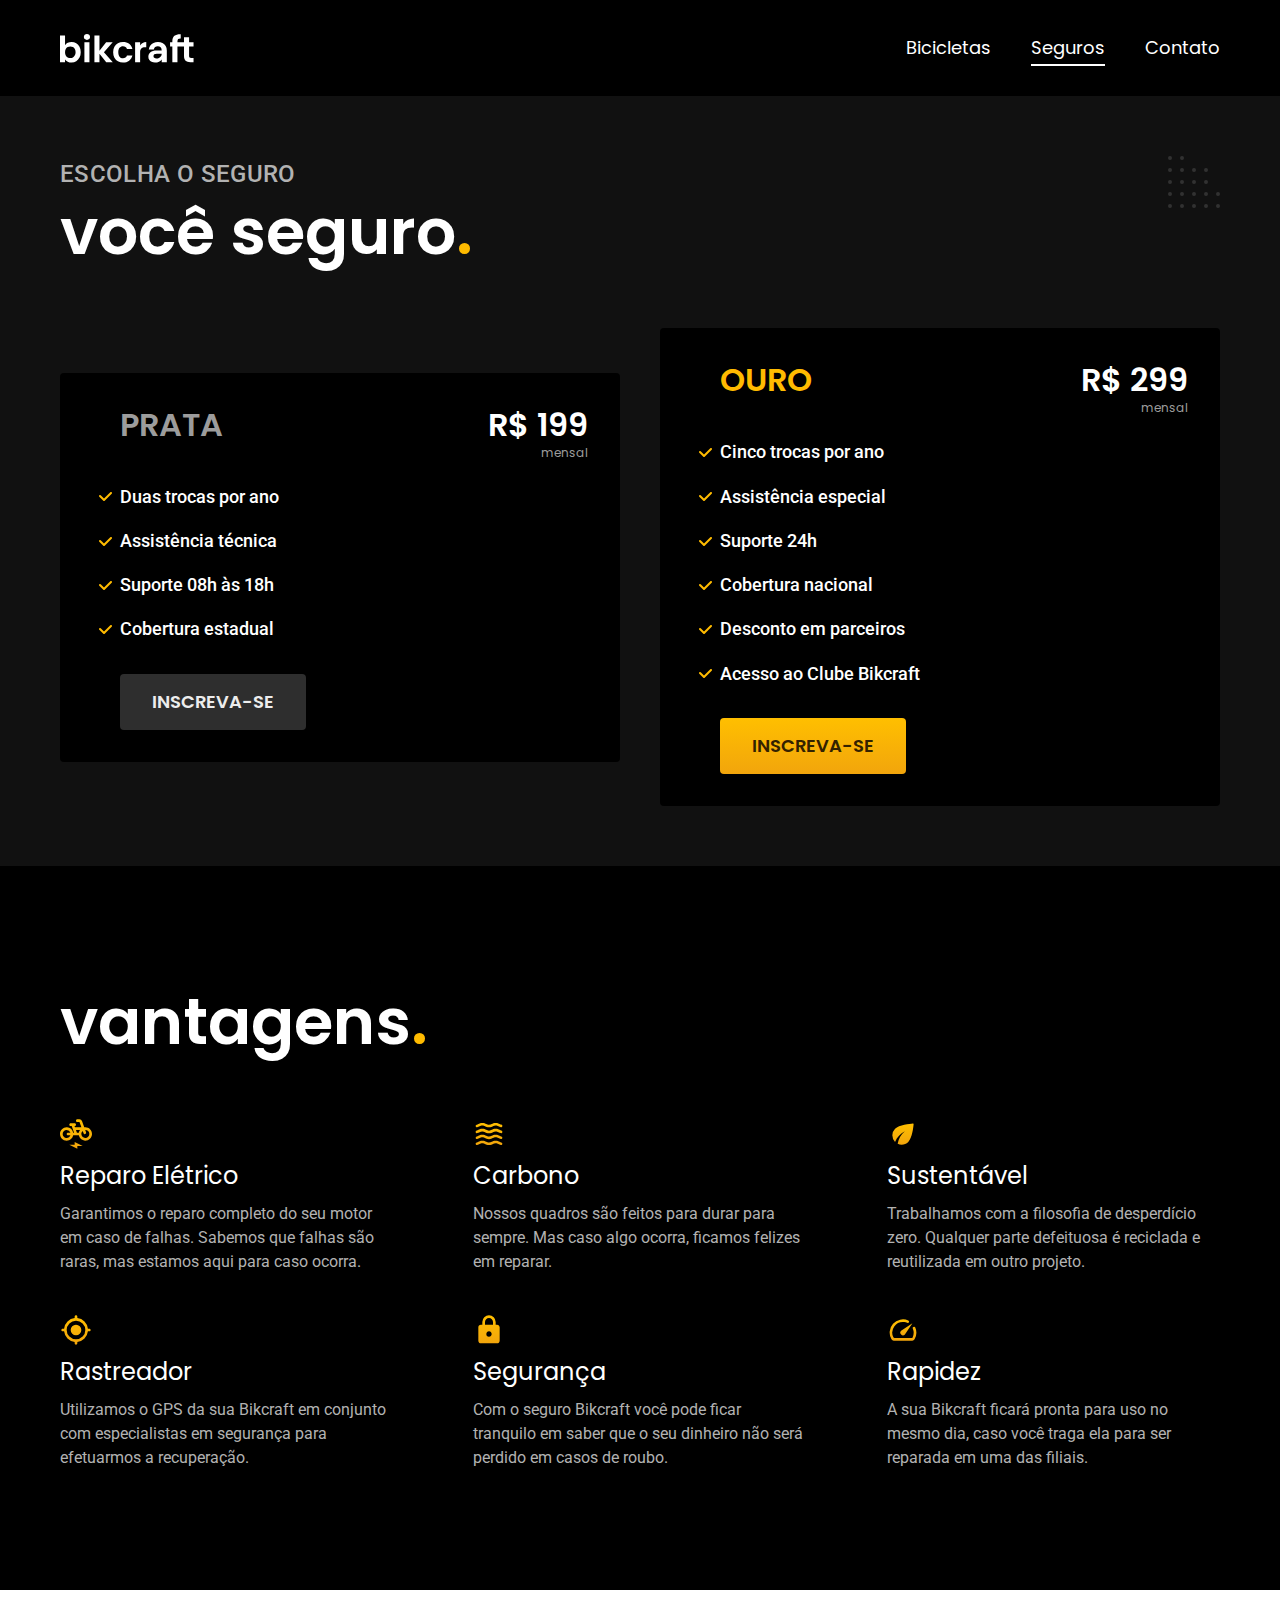
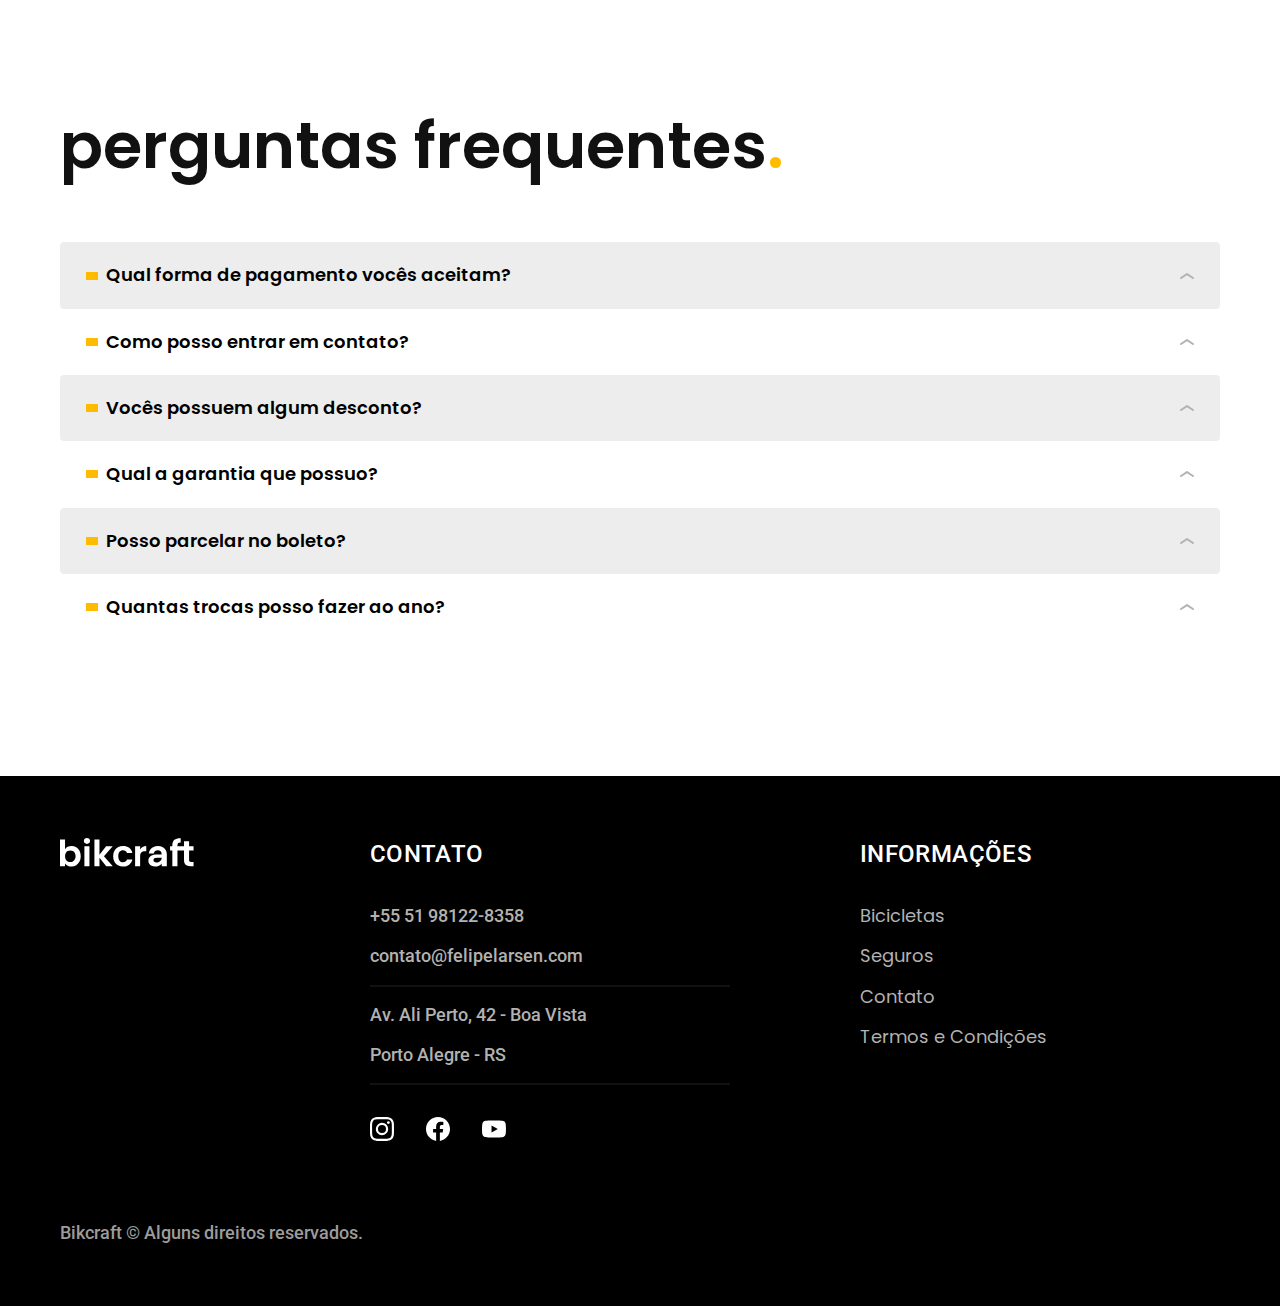
<file: seguros.html>
<!DOCTYPE html>
<html lang="pt-br">

<head>
  <meta charset="UTF-8">
  <meta http-equiv="X-UA-Compatible" content="IE=edge">
  <meta name="viewport" content="width=device-width, initial-scale=1.0">

  <title>Seguros | Bikcraft</title>

  <meta name="description" content="Seguros.">

  <script>document.documentElement.classList.add('js')</script>

  <link rel="icon" href="./favicon.svg" type="image/svg+xml">
  <link rel="preload" href="./css/style.min.css" as="style">
  <link rel="stylesheet" href="./css/style.min.css">

  <link rel="preconnect" href="https://fonts.googleapis.com">
  <link rel="preconnect" href="https://fonts.gstatic.com" crossorigin>
  <link href="https://fonts.googleapis.com/css2?family=Merriweather:ital,wght@1,900&family=Poppins:wght@400;600&family=Roboto:wght@400;500&display=swap" rel="stylesheet">
</head>

<body id="seguros">
  <header class="header-bg">
    <div class="header container">
      <a href="./">
        <img src="./img/bikcraft.svg" alt="Bikcraft">
      </a>

      <nav aria-label="primaria">
        <ul class="header-menu font-1-m cor-0">
          <li><a href="./bicicletas.html">Bicicletas</a></li>
          <li><a href="./seguros.html">Seguros</a></li>
          <li><a href="./contato.html">Contato</a></li>
        </ul>
      </nav>
    </div>
  </header>

  <main class="seguros-bg">
    <div class="titulo-bg">
      <div class="titulo container">
        <p class="font-2-l-b cor-5">Escolha o seguro</p>
        <h1 class="font-1-xxl cor-0">você seguro<span class="cor-p1">.</span></h1>
      </div>
    </div>
    <article class="seguros-bg">
      <div class="seguros container">
        <div class="seguros-item fadeInDown" data-anime="200">
          <h3 class="font-1-xl cor-6">Prata</h3>
          <span class="font-1-xl cor-0">
            R$ 199
            <span class="font-1-xs cor-6">
              mensal
            </span>
          </span>
          <ul class="font-2-m cor-0">
            <li>Duas trocas por ano</li>
            <li>Assistência técnica</li>
            <li>Suporte 08h às 18h</li>
            <li>Cobertura estadual</li>
          </ul>
          <a class="botao secundario" href="./orcamento.html?tipo=seguro&produto=prata">Inscreva-se</a>
        </div>

        <div class="seguros-item fadeInUp" data-anime="200">
          <h3 class="font-1-xl cor-p1">Ouro</h3>
          <span class="font-1-xl cor-0">
            R$ 299
            <span class="font-1-xs cor-6">
              mensal
            </span>
          </span>
          <ul class="font-2-m cor-0">
            <li>Cinco trocas por ano</li>
            <li>Assistência especial</li>
            <li>Suporte 24h</li>
            <li>Cobertura nacional</li>
            <li>Desconto em parceiros</li>
            <li>Acesso ao Clube Bikcraft</li>
          </ul>
          <a class="botao" href="./orcamento.html?tipo=seguro&produto=ouro">Inscreva-se</a>
        </div>
      </div>
    </article>
  </main>

  <article class="vantagens-bg">
    <div class="vantagens container">
      <h2 class="font-1-xxl cor-0">vantagens<span class="cor-p1">.</span></h2>
      <ul>
        <li>
          <img src="./img/icones/eletrica.svg" alt="">
          <h3 class="font-1-l cor-0">Reparo Elétrico</h3>
          <p class="font-2-s cor-5">
            Garantimos o reparo completo do seu motor em caso de falhas. Sabemos que falhas são raras, mas estamos aqui para caso ocorra.
          </p>
        </li>
        <li>
          <img src="./img/icones/carbono.svg" alt="">
          <h3 class="font-1-l cor-0">Carbono</h3>
          <p class="font-2-s cor-5">
            Nossos quadros são feitos para durar para sempre. Mas caso algo ocorra, ficamos felizes em reparar.
          </p>
        </li>
        <li>
          <img src="./img/icones/sustentavel.svg" alt="">
          <h3 class="font-1-l cor-0">Sustentável</h3>
          <p class="font-2-s cor-5">
            Trabalhamos com a filosofia de desperdício zero. Qualquer parte defeituosa é reciclada e reutilizada em outro projeto.
          </p>
        </li>
        <li>
          <img src="./img/icones/rastreador.svg" alt="">
          <h3 class="font-1-l cor-0">Rastreador</h3>
          <p class="font-2-s cor-5">
            Utilizamos o GPS da sua Bikcraft em conjunto com especialistas em segurança para efetuarmos a recuperação.
          </p>
        </li>
        <li>
          <img src="./img/icones/seguro.svg" alt="">
          <h3 class="font-1-l cor-0">Segurança</h3>
          <p class="font-2-s cor-5">
            Com o seguro Bikcraft você pode ficar tranquilo em saber que o seu dinheiro não será perdido em casos de roubo.
          </p>
        </li>
        <li>
          <img src="./img/icones/velocidade.svg" alt="">
          <h3 class="font-1-l cor-0">Rapidez</h3>
          <p class="font-2-s cor-5">
            A sua Bikcraft ficará pronta para uso no mesmo dia, caso você traga ela para ser reparada em uma das filiais.
          </p>
        </li>
      </ul>
    </div>
  </article>

  <article class="perguntas container">
    <h2 class="font-1-xxl">perguntas frequentes<span class="cor-p1">.</span></h2>
    <dl>
      <div>
        <dt>
          <button class="font-1-m-b" aria-controls="pergunta1" aria-expanded="false">
            Qual forma de pagamento vocês aceitam?
          </button>
        </dt>
        <dd id="pergunta1" class="font-2-s cor-9">
          Aceitamos pagamentos parcelados em todos os cartões de crédito. Para pagamentos à vista também aceitarmos PIX e Boleto através do PagSeguro.
        </dd>
      </div>
      <div>
        <dt>
          <button class="font-1-m-b" aria-controls="pergunta2" aria-expanded="false">
            Como posso entrar em contato?
          </button>
        </dt>
        <dd id="pergunta2" class="font-2-s cor-9">
          Aceitamos pagamentos parcelados em todos os cartões de crédito. Para pagamentos à vista também aceitarmos PIX e Boleto através do PagSeguro.
        </dd>
      </div>
      <div>
        <dt>
          <button class="font-1-m-b" aria-controls="pergunta3" aria-expanded="false">
            Vocês possuem algum desconto?
          </button>
        </dt>
        <dd id="pergunta3" class="font-2-s cor-9">
          Aceitamos pagamentos parcelados em todos os cartões de crédito. Para pagamentos à vista também aceitarmos PIX e Boleto através do PagSeguro.
        </dd>
      </div>
      <div>
        <dt>
          <button class="font-1-m-b" aria-controls="pergunta4" aria-expanded="false">
            Qual a garantia que possuo?
          </button>
        </dt>
        <dd id="pergunta4" class="font-2-s cor-9">
          Aceitamos pagamentos parcelados em todos os cartões de crédito. Para pagamentos à vista também aceitarmos PIX e Boleto através do PagSeguro.
        </dd>
      </div>
      <div>
        <dt>
          <button class="font-1-m-b" aria-controls="pergunta5" aria-expanded="false">
            Posso parcelar no boleto?
          </button>
        </dt>
        <dd id="pergunta5" class="font-2-s cor-9">
          Aceitamos pagamentos parcelados em todos os cartões de crédito. Para pagamentos à vista também aceitarmos PIX e Boleto através do PagSeguro.
        </dd>
      </div>
      <div>
        <dt><button class="font-1-m-b" aria-controls="pergunta6" aria-expanded="false">
            Quantas trocas posso fazer ao ano?
          </button>
        </dt>
        <dd id="pergunta6" class="font-2-s cor-9">
          Aceitamos pagamentos parcelados em todos os cartões de crédito. Para pagamentos à vista também aceitarmos PIX e Boleto através do PagSeguro.
        </dd>
      </div>
    </dl>
  </article>

  <footer class="footer-bg">
    <div class="footer container">
      <img src="./img/bikcraft.svg" alt="Bikcraft">

      <div class="footer-contato">
        <h3 class="font-2-l-b cor-0">Contato</h3>
        <ul class="font-2-m cor-5">
          <li><a href="tel:+5551981228358">+55 51 98122-8358</a></li>
          <li><a href="mailto:contato@felipelarsen.com">contato@felipelarsen.com</a></li>
          <li>Av. Ali Perto, 42 - Boa Vista</li>
          <li>Porto Alegre - RS</li>
        </ul>
        <div class="footer-redes">
          <a href="./"><img src="./img/redes/instagram.svg" width="24" height="24" alt="Instagram"></a>
          <a href="./"><img src="./img/redes/facebook.svg" width="24" height="24" alt="Facebook"></a>
          <a href="./"><img src="./img/redes/youtube.svg" width="24" height="24" alt="Youtube"></a>
        </div>
      </div>

      <div class="footer-informacoes">
        <h3 class="font-2-l-b cor-0">Informações</h3>
        <nav>
          <ul class="font-1-m cor-5">
            <li><a href="./bicicletas.html">Bicicletas</a></li>
            <li><a href="./seguros.html">Seguros</a></li>
            <li><a href="./contato.html">Contato</a></li>
            <li><a href="./termos.html">Termos e Condições</a></li>
          </ul>
        </nav>
      </div>

      <p class="footer-copy font-2-m cor-6">Bikcraft © Alguns direitos reservados.</p>
    </div>
  </footer>
  <script src="./plugins/simple-anime.js"></script>
  <script src="./js/script.js"></script>
</body>

</html>
</file>
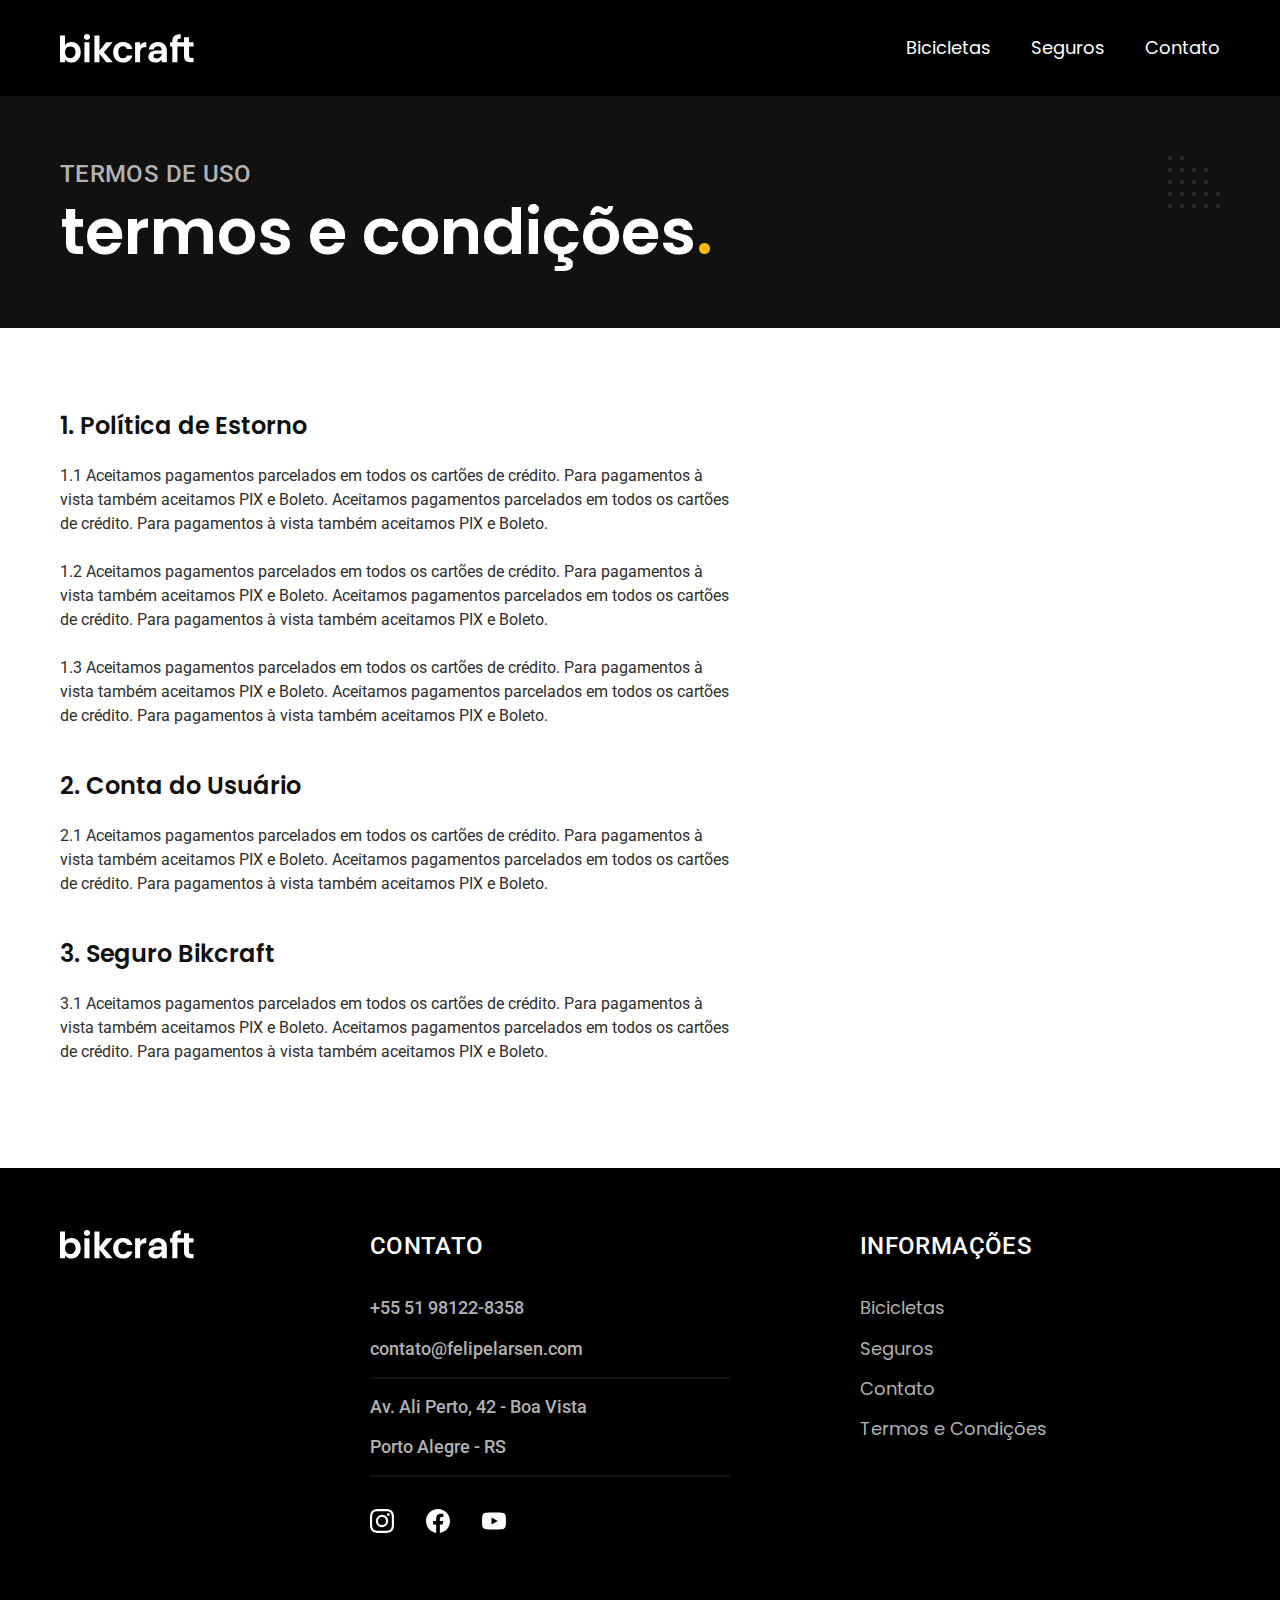
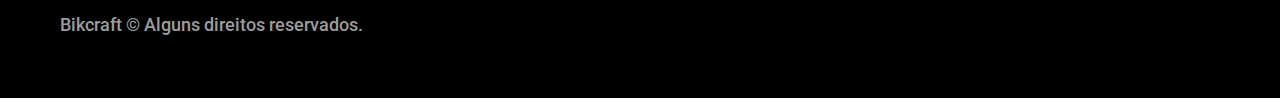
<file: termos.html>
<!DOCTYPE html>
<html lang="pt-br">

<head>
  <meta charset="UTF-8">
  <meta http-equiv="X-UA-Compatible" content="IE=edge">
  <meta name="viewport" content="width=device-width, initial-scale=1.0">

  <title>Termos e Condições | Bikcraft</title>

  <meta name="description" content="Termos e Condições.">

  <script>document.documentElement.classList.add('js')</script>

  <link rel="icon" href="./favicon.svg" type="image/svg+xml">
  <link rel="preload" href="./css/style.min.css" as="style">
  <link rel="stylesheet" href="./css/style.min.css">

  <link rel="preconnect" href="https://fonts.googleapis.com">
  <link rel="preconnect" href="https://fonts.gstatic.com" crossorigin>
  <link href="https://fonts.googleapis.com/css2?family=Merriweather:ital,wght@1,900&family=Poppins:wght@400;600&family=Roboto:wght@400;500&display=swap" rel="stylesheet">
</head>

<body id="termos">
  <header class="header-bg">
    <div class="header container">
      <a href="./">
        <img src="./img/bikcraft.svg" alt="Bikcraft">
      </a>

      <nav aria-label="primaria">
        <ul class="header-menu font-1-m cor-0">
          <li><a href="./bicicletas.html">Bicicletas</a></li>
          <li><a href="./seguros.html">Seguros</a></li>
          <li><a href="./contato.html">Contato</a></li>
        </ul>
      </nav>
    </div>
  </header>

  <main>
    <div class="titulo-bg">
      <div class="titulo container">
        <p class="font-2-l-b cor-5">Termos de uso</p>
        <h1 class="font-1-xxl cor-0">termos e condições<span class="cor-p1">.</span></h1>
      </div>
    </div>
    <div class="termos font-2-s cor-10 container">
      <h2 class="font-1-l-b cor-11">1. Política de Estorno</h2>
      <p>
        1.1 Aceitamos pagamentos parcelados em todos os cartões de crédito. Para pagamentos à vista também aceitamos PIX e Boleto. Aceitamos pagamentos parcelados em todos os cartões de crédito. Para pagamentos à vista também aceitamos PIX e Boleto.
      </p>
      <p>
        1.2 Aceitamos pagamentos parcelados em todos os cartões de crédito. Para pagamentos à vista também aceitamos PIX e Boleto. Aceitamos pagamentos parcelados em todos os cartões de crédito. Para pagamentos à vista também aceitamos PIX e Boleto.
      </p>
      <p>
        1.3 Aceitamos pagamentos parcelados em todos os cartões de crédito. Para pagamentos à vista também aceitamos PIX e Boleto. Aceitamos pagamentos parcelados em todos os cartões de crédito. Para pagamentos à vista também aceitamos PIX e Boleto.
      </p>
      <h2 class="font-1-l-b cor-11">2. Conta do Usuário</h2>
      <p>
        2.1 Aceitamos pagamentos parcelados em todos os cartões de crédito. Para pagamentos à vista também aceitamos PIX e Boleto. Aceitamos pagamentos parcelados em todos os cartões de crédito. Para pagamentos à vista também aceitamos PIX e Boleto.
      </p>
      <h2 class="font-1-l-b cor-11">3. Seguro Bikcraft</h2>
      <p>
        3.1 Aceitamos pagamentos parcelados em todos os cartões de crédito. Para pagamentos à vista também aceitamos PIX e Boleto. Aceitamos pagamentos parcelados em todos os cartões de crédito. Para pagamentos à vista também aceitamos PIX e Boleto.
      </p>
    </div>
  </main>

  <footer class="footer-bg">
    <div class="footer container">
      <img src="./img/bikcraft.svg" alt="Bikcraft">

      <div class="footer-contato">
        <h3 class="font-2-l-b cor-0">Contato</h3>
        <ul class="font-2-m cor-5">
          <li><a href="tel:+5551981228358">+55 51 98122-8358</a></li>
          <li><a href="mailto:contato@felipelarsen.com">contato@felipelarsen.com</a></li>
          <li>Av. Ali Perto, 42 - Boa Vista</li>
          <li>Porto Alegre - RS</li>
        </ul>
        <div class="footer-redes">
          <a href="./"><img src="./img/redes/instagram.svg" width="24" height="24" alt="Instagram"></a>
          <a href="./"><img src="./img/redes/facebook.svg" width="24" height="24" alt="Facebook"></a>
          <a href="./"><img src="./img/redes/youtube.svg" width="24" height="24" alt="Youtube"></a>
        </div>
      </div>

      <div class="footer-informacoes">
        <h3 class="font-2-l-b cor-0">Informações</h3>
        <nav>
          <ul class="font-1-m cor-5">
            <li><a href="./bicicletas.html">Bicicletas</a></li>
            <li><a href="./seguros.html">Seguros</a></li>
            <li><a href="./contato.html">Contato</a></li>
            <li><a href="./termos.html">Termos e Condições</a></li>
          </ul>
        </nav>
      </div>

      <p class="footer-copy font-2-m cor-6">Bikcraft © Alguns direitos reservados.</p>
    </div>
  </footer>
  <script src="./js/script.js"></script>
</body>

</html>
</file>
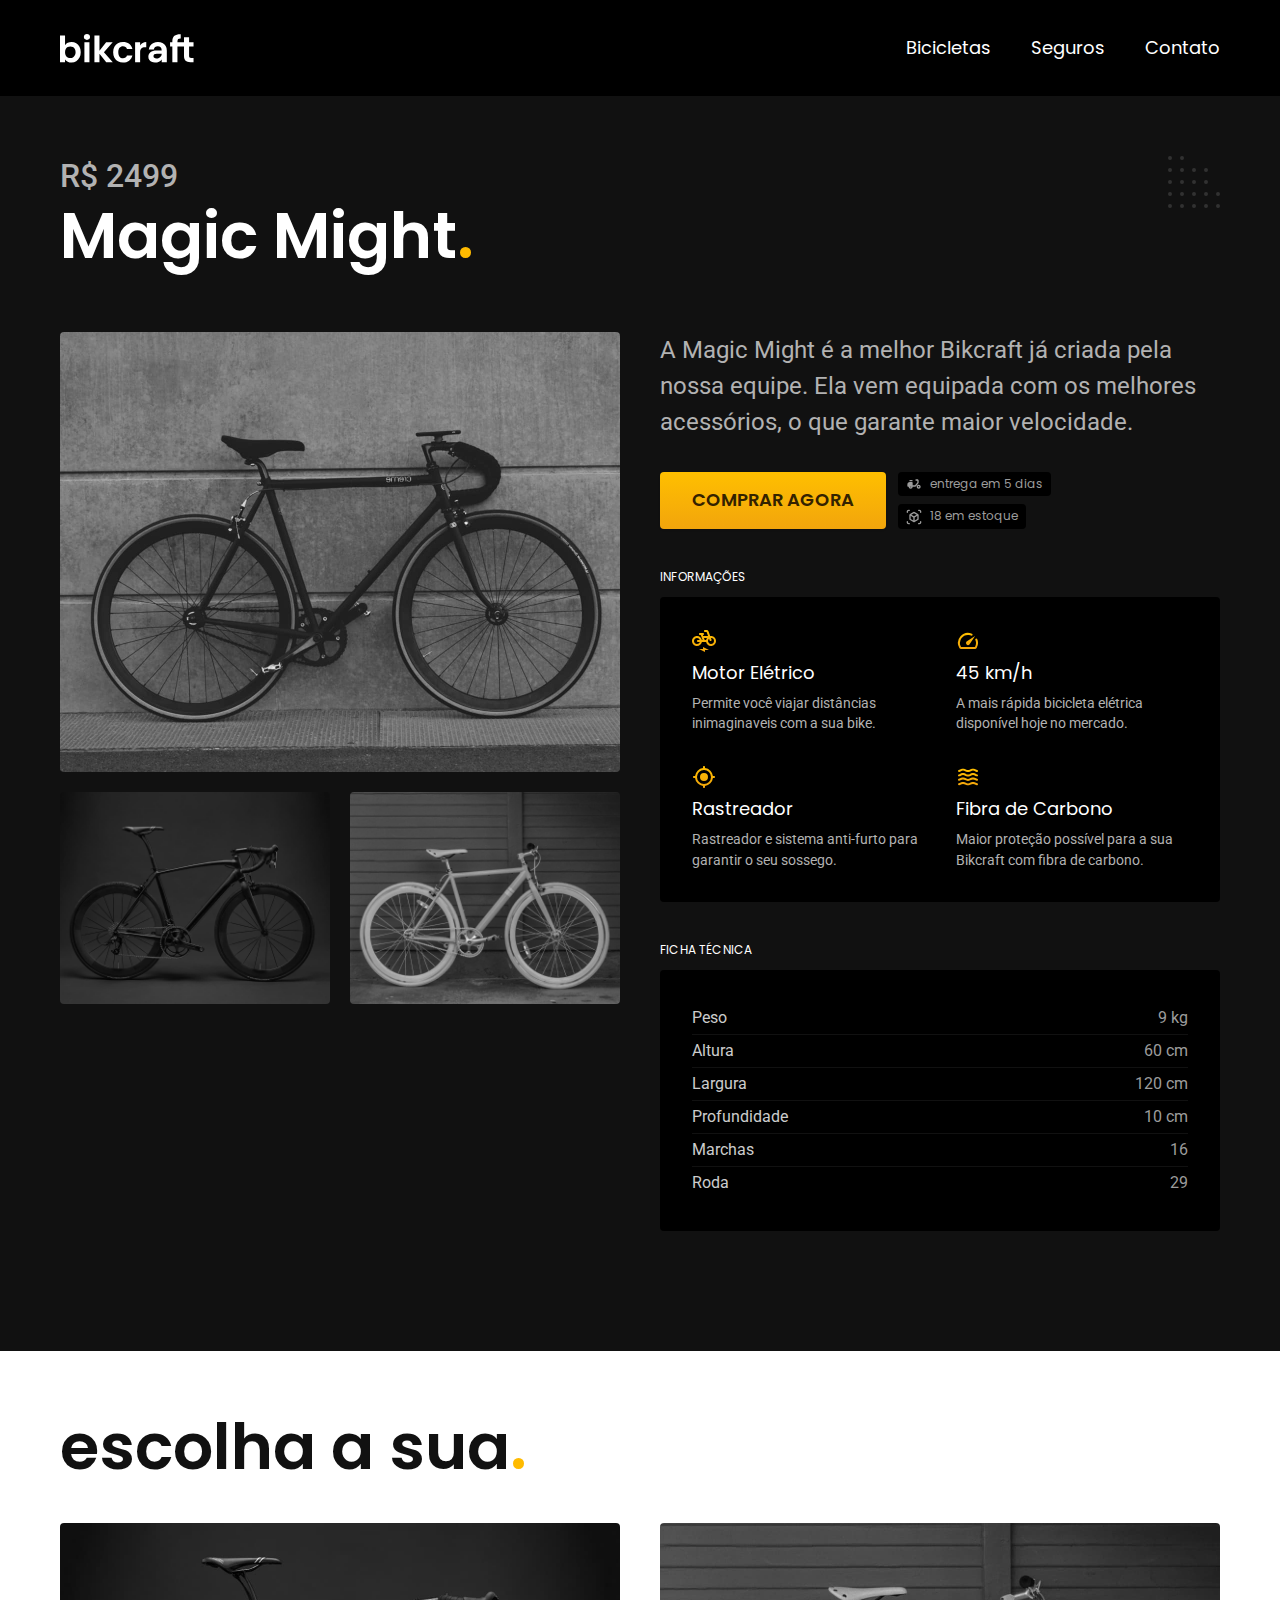
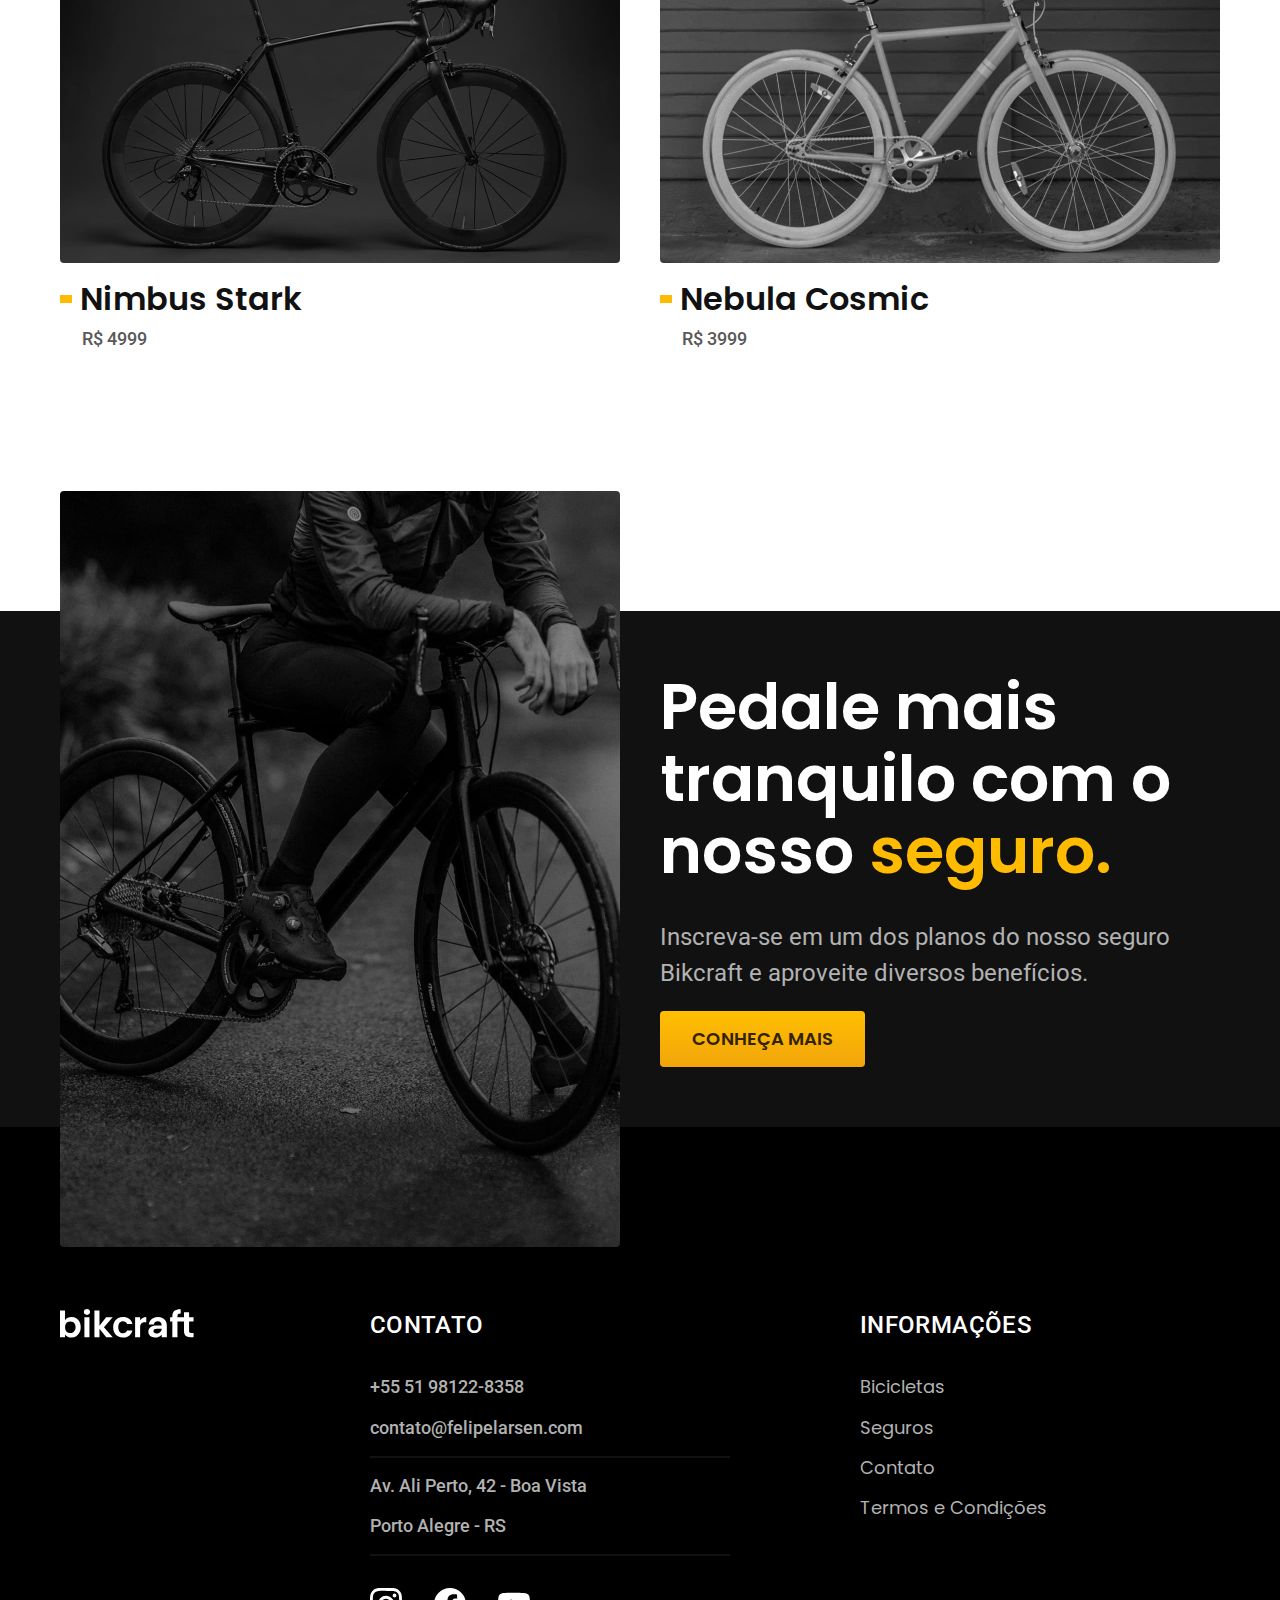
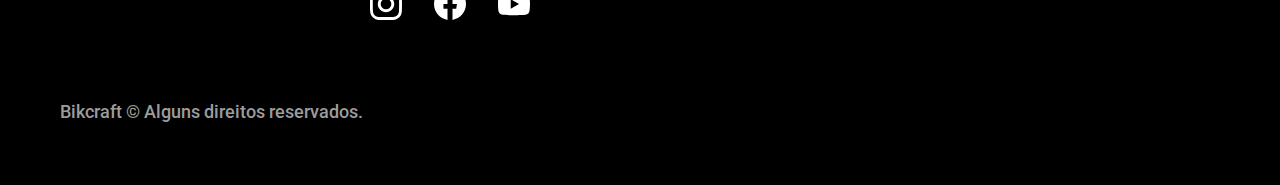
<file: bicicletas/magic.html>
<!DOCTYPE html>
<html lang="pt-br">

<head>
  <meta charset="UTF-8">
  <meta http-equiv="X-UA-Compatible" content="IE=edge">
  <meta name="viewport" content="width=device-width, initial-scale=1.0">

  <title>Magic Might | Bikcraft</title>

  <meta name="description" content="Nimbus Stark.">

  <script>document.documentElement.classList.add('js')</script>

  <link rel="icon" href="../favicon.svg" type="image/svg+xml">
  <link rel="preload" href="../css/style.min.css" as="style">
  <link rel="stylesheet" href="../css/style.min.css">

  <link rel="preconnect" href="https://fonts.googleapis.com">
  <link rel="preconnect" href="https://fonts.gstatic.com" crossorigin>
  <link href="https://fonts.googleapis.com/css2?family=Merriweather:ital,wght@1,900&family=Poppins:wght@400;600&family=Roboto:wght@400;500&display=swap" rel="stylesheet">
</head>

<body id="bicicleta">
  <header class="header-bg">
    <div class="header container">
      <a href="../index.html">
        <img src="../img/bikcraft.svg" alt="Bikcraft">
      </a>

      <nav aria-label="primaria">
        <ul class="header-menu font-1-m cor-0">
          <li><a href="../bicicletas.html">Bicicletas</a></li>
          <li><a href="../seguros.html">Seguros</a></li>
          <li><a href="../contato.html">Contato</a></li>
        </ul>
      </nav>
    </div>
  </header>

  <main class="titulo-bg">
    <div>
      <div class="titulo container">
        <p class="font-2-xl cor-5">R$ 2499</p>
        <h1 class="font-1-xxl cor-0">Magic Might<span class="cor-p1">.</span></h1>
      </div>
    </div>
    <div class="bicicleta container">
      <div class="bicicleta-imagens">
        <img src="../img/bicicleta/nimbus2.jpg" alt="Bicicleta Magic Might">
        <img src="../img/bicicleta/nimbus1.jpg" alt="Bicicleta Magic Might">
        <img src="../img/bicicleta/nimbus3.jpg" alt="Bicicleta Magic Might">
      </div>
      <div class="bicicleta-conteudo">
        <p class="font-2-l cor-5">
          A Magic Might é a melhor Bikcraft já criada pela nossa equipe. Ela vem equipada com os melhores acessórios, o que garante maior velocidade.
        </p>
        <div class="bicicleta-comprar">
          <a class="botao" href="../orcamento.html?tipo=bikcraft&produto=magic">Comprar Agora</a>
          <span class="font-1-xs cor-6">
            <img src="../img/icones/entrega.svg" alt="">
            entrega em 5 dias
          </span>
          <span class="font-1-xs cor-6">
            <img src="../img/icones/estoque.svg" alt="">
            18 em estoque
          </span>
        </div>
        <h2 class="font-1-xs cor-0">Informações</h2>
        <ul class="bicicleta-informacoes">
          <li>
            <img src="../img/icones/eletrica.svg" alt="">
            <h3 class="font-1-m cor-0">Motor Elétrico</h3>
            <p class="font-2-xs cor-5">
              Permite você viajar distâncias inimaginaveis com a sua bike.
            </p>
          </li>
          <li>
            <img src="../img/icones/velocidade.svg" alt="">
            <h3 class="font-1-m cor-0">45 km/h</h3>
            <p class="font-2-xs cor-5">
              A mais rápida bicicleta elétrica disponível hoje no mercado.
            </p>
          </li>
          <li>
            <img src="../img/icones/rastreador.svg" alt="">
            <h3 class="font-1-m cor-0">Rastreador</h3>
            <p class="font-2-xs cor-5">
              Rastreador e sistema anti-furto para garantir o seu sossego.
            </p>
          </li>
          <li>
            <img src="../img/icones/carbono.svg" alt="">
            <h3 class="font-1-m cor-0">Fibra de Carbono</h3>
            <p class="font-2-xs cor-5">
              Maior proteção possível para a sua Bikcraft com fibra de carbono.
            </p>
          </li>
        </ul>
        <h2 class="font-1-xs cor-0">Ficha Técnica</h2>
        <ul class="bicicleta-ficha font-2-s cor-4">
          <li>
            Peso
            <span>9 kg</span>
          </li>
          <li>
            Altura
            <span>60 cm</span>
          </li>
          <li>
            Largura
            <span>120 cm</span>
          </li>
          <li>
            Profundidade
            <span>10 cm</span>
          </li>
          <li>
            Marchas
            <span>16</span>
          </li>
          <li>
            Roda
            <span>29</span>
          </li>
        </ul>
      </div>
    </div>
  </main>

  <article class="bicicletas-lista container">
    <h2 class="font-1-xxl">escolha a sua<span class="cor-p1">.</span></h2>
    <ul>
      <li>
        <a href="./nimbus.html">
          <img src="../img/bicicletas/nimbus.jpg" alt="Bicicleta preta">
          <h3 class="font-1-xl">Nimbus Stark</h3>
          <span class="font-2-m cor-8">R$ 4999</span>
        </a>
      </li>
      <li>
        <a href="./nebula.html">
          <img src="../img/bicicletas/nebula.jpg" alt="Bicicleta preta">
          <h3 class="font-1-xl">Nebula Cosmic</h3>
          <span class="font-2-m cor-8">R$ 3999</span>
        </a>
      </li>
    </ul>
  </article>

  <article class="seguro-bg">
    <div class="seguro container">
      <div class="seguro-imagem">
        <img src="../img/fotos/seguros.jpg" alt="Pessoa parada em cima de uma bicicleta">
      </div>
      <div class="seguro-conteudo">
        <h2 class="font-1-xxl cor-0">Pedale mais tranquilo com o nosso <span class="cor-p1">seguro.</span></h2>
        <p class="font-2-l cor-5">Inscreva-se em um dos planos do nosso seguro Bikcraft e aproveite diversos benefícios.</p>
        <a class="botao" href="../seguros.html">Conheça Mais</a>
      </div>
    </div>
  </article>

  <footer class="footer-bg">
    <div class="footer container">
      <img src="../img/bikcraft.svg" alt="Bikcraft">

      <div class="footer-contato">
        <h3 class="font-2-l-b cor-0">Contato</h3>
        <ul class="font-2-m cor-5">
          <li><a href="tel:+5551981228358">+55 51 98122-8358</a></li>
          <li><a href="mailto:contato@felipelarsen.com">contato@felipelarsen.com</a></li>
          <li>Av. Ali Perto, 42 - Boa Vista</li>
          <li>Porto Alegre - RS</li>
        </ul>
        <div class="footer-redes">
          <a href="../"><img src="../img/redes/instagram.svg" alt="Instagram"></a>
          <a href="../"><img src="../img/redes/facebook.svg" alt="Facebook"></a>
          <a href="../"><img src="../img/redes/youtube.svg" alt="Youtube"></a>
        </div>
      </div>

      <div class="footer-informacoes">
        <h3 class="font-2-l-b cor-0">Informações</h3>
        <nav>
          <ul class="font-1-m cor-5">
            <li><a href="../bicicletas.html">Bicicletas</a></li>
            <li><a href="../seguros.html">Seguros</a></li>
            <li><a href="../contato.html">Contato</a></li>
            <li><a href="../termos.html">Termos e Condições</a></li>
          </ul>
        </nav>
      </div>

      <p class="footer-copy font-2-m cor-6">Bikcraft © Alguns direitos reservados.</p>
    </div>
  </footer>
  <script src="../js/script.js"></script>
</body>

</html>
</file>
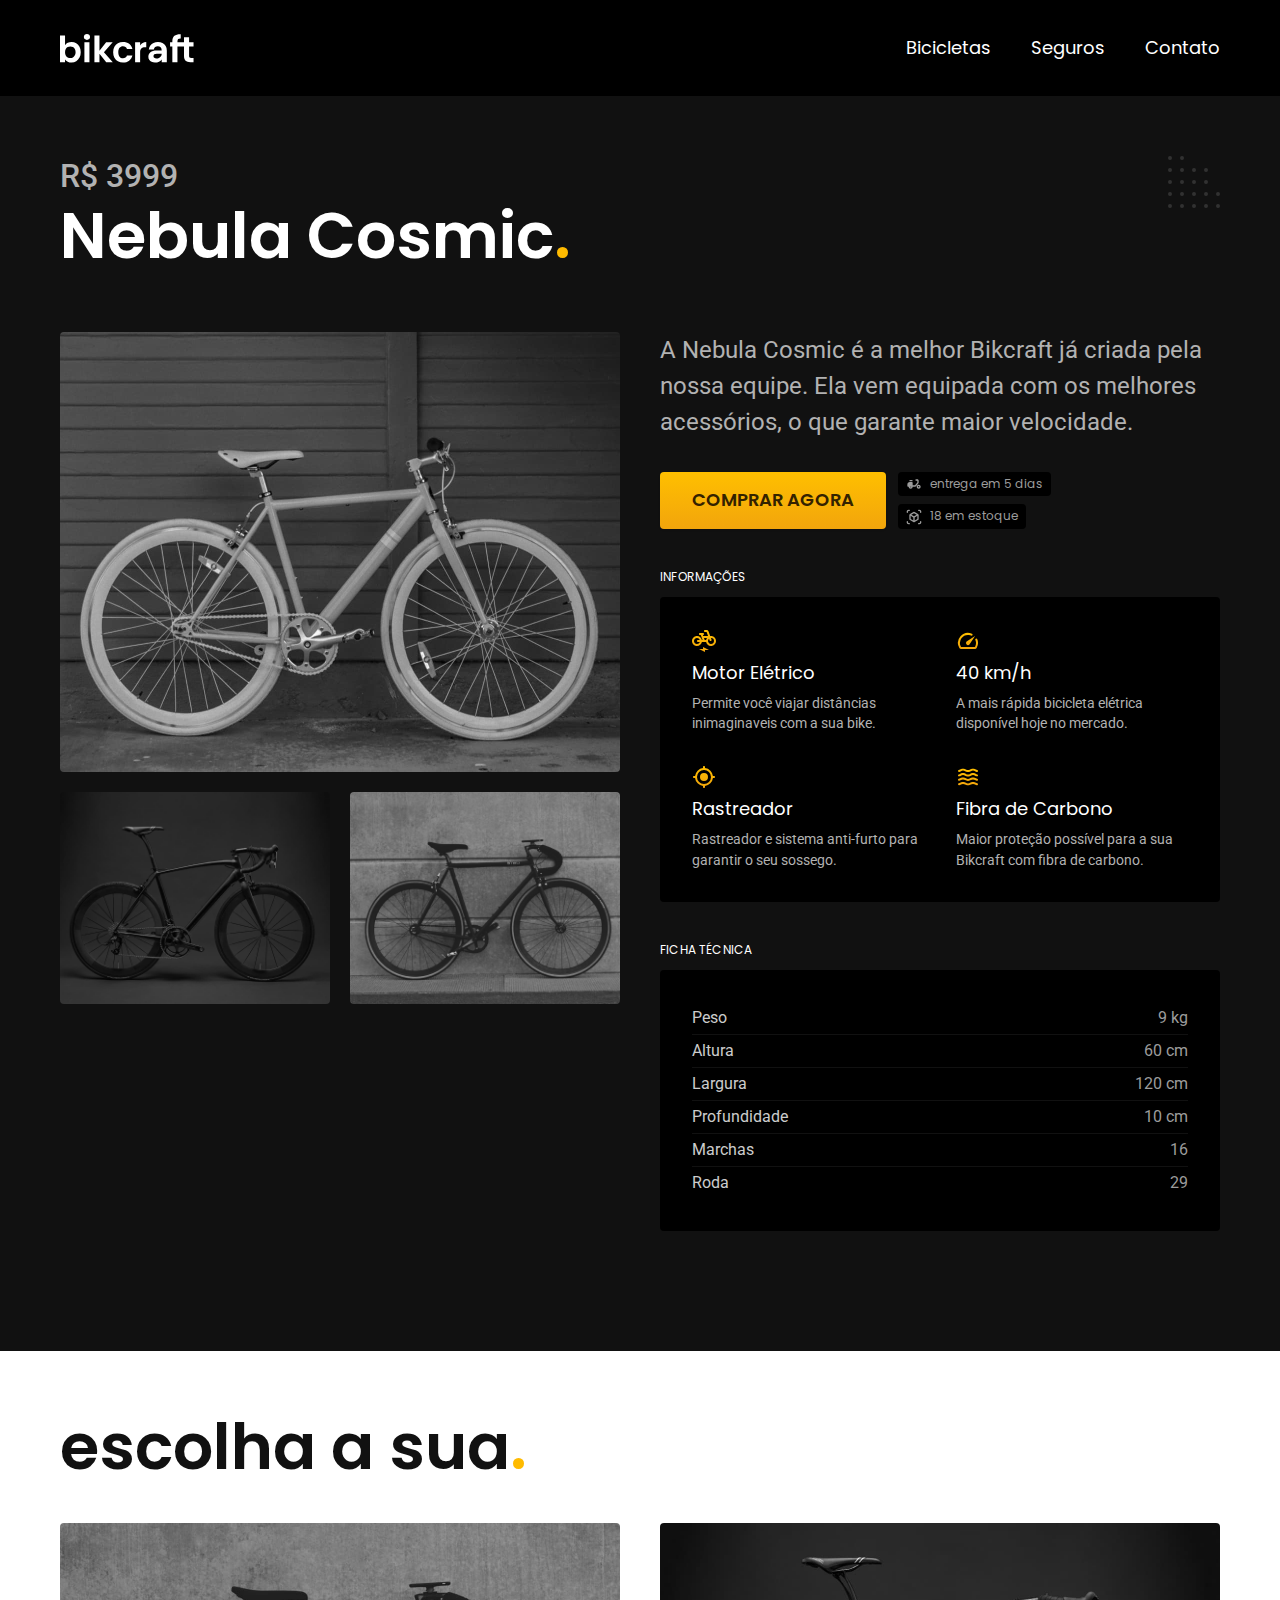
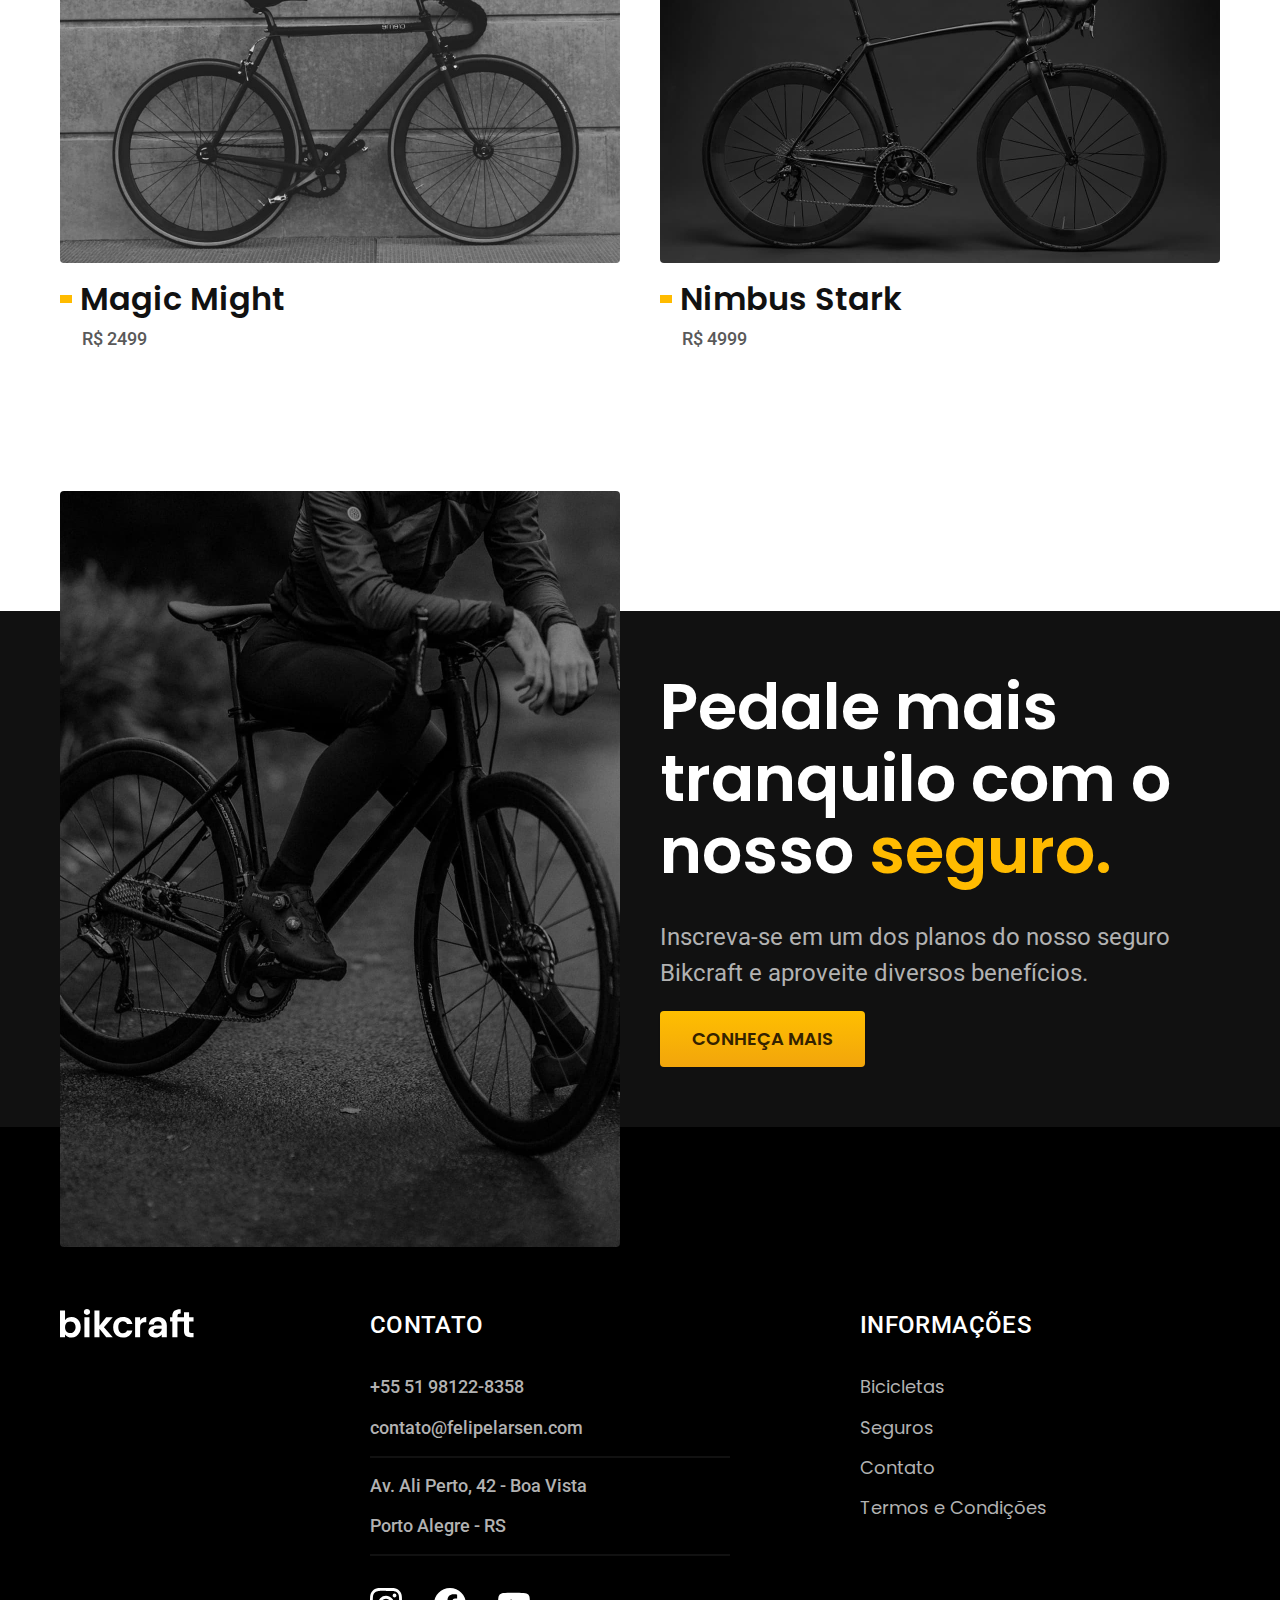
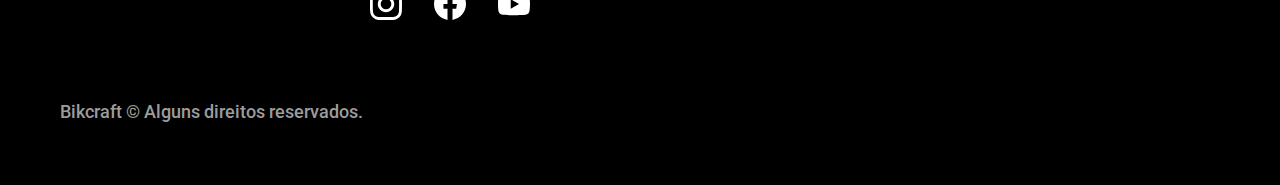
<file: bicicletas/nebula.html>
<!DOCTYPE html>
<html lang="pt-br">

<head>
  <meta charset="UTF-8">
  <meta http-equiv="X-UA-Compatible" content="IE=edge">
  <meta name="viewport" content="width=device-width, initial-scale=1.0">

  <title>Nebula Cosmic | Bikcraft</title>

  <meta name="description" content="Nimbus Stark.">

  <script>document.documentElement.classList.add('js')</script>

  <link rel="icon" href="../favicon.svg" type="image/svg+xml">
  <link rel="preload" href="../css/style.min.css" as="style">
  <link rel="stylesheet" href="../css/style.min.css">

  <link rel="preconnect" href="https://fonts.googleapis.com">
  <link rel="preconnect" href="https://fonts.gstatic.com" crossorigin>
  <link href="https://fonts.googleapis.com/css2?family=Merriweather:ital,wght@1,900&family=Poppins:wght@400;600&family=Roboto:wght@400;500&display=swap" rel="stylesheet">
</head>

<body id="bicicleta">
  <header class="header-bg">
    <div class="header container">
      <a href="../">
        <img src="../img/bikcraft.svg" alt="Bikcraft">
      </a>

      <nav aria-label="primaria">
        <ul class="header-menu font-1-m cor-0">
          <li><a href="../bicicletas.html">Bicicletas</a></li>
          <li><a href="../seguros.html">Seguros</a></li>
          <li><a href="../contato.html">Contato</a></li>
        </ul>
      </nav>
    </div>
  </header>

  <main class="titulo-bg">
    <div>
      <div class="titulo container">
        <p class="font-2-xl cor-5">R$ 3999</p>
        <h1 class="font-1-xxl cor-0">Nebula Cosmic<span class="cor-p1">.</span></h1>
      </div>
    </div>
    <div class="bicicleta container">
      <div class="bicicleta-imagens">
        <img src="../img/bicicleta/nimbus3.jpg" alt="Bicicleta Nebula">
        <img src="../img/bicicleta/nimbus1.jpg" alt="Bicicleta Nebula">
        <img src="../img/bicicleta/nimbus2.jpg" alt="Bicicleta Nebula">
      </div>
      <div class="bicicleta-conteudo">
        <p class="font-2-l cor-5">
          A Nebula Cosmic é a melhor Bikcraft já criada pela nossa equipe. Ela vem equipada com os melhores acessórios, o que garante maior velocidade.
        </p>
        <div class="bicicleta-comprar">
          <a class="botao" href="../orcamento.html?tipo=bikcraft&produto=nebula">Comprar Agora</a>
          <span class="font-1-xs cor-6">
            <img src="../img/icones/entrega.svg" alt="">
            entrega em 5 dias
          </span>
          <span class="font-1-xs cor-6">
            <img src="../img/icones/estoque.svg" alt="">
            18 em estoque
          </span>
        </div>
        <h2 class="font-1-xs cor-0">Informações</h2>
        <ul class="bicicleta-informacoes">
          <li>
            <img src="../img/icones/eletrica.svg" alt="">
            <h3 class="font-1-m cor-0">Motor Elétrico</h3>
            <p class="font-2-xs cor-5">
              Permite você viajar distâncias inimaginaveis com a sua bike.
            </p>
          </li>
          <li>
            <img src="../img/icones/velocidade.svg" alt="">
            <h3 class="font-1-m cor-0">40 km/h</h3>
            <p class="font-2-xs cor-5">
              A mais rápida bicicleta elétrica disponível hoje no mercado.
            </p>
          </li>
          <li>
            <img src="../img/icones/rastreador.svg" alt="">
            <h3 class="font-1-m cor-0">Rastreador</h3>
            <p class="font-2-xs cor-5">
              Rastreador e sistema anti-furto para garantir o seu sossego.
            </p>
          </li>
          <li>
            <img src="../img/icones/carbono.svg" alt="">
            <h3 class="font-1-m cor-0">Fibra de Carbono</h3>
            <p class="font-2-xs cor-5">
              Maior proteção possível para a sua Bikcraft com fibra de carbono.
            </p>
          </li>
        </ul>
        <h2 class="font-1-xs cor-0">Ficha Técnica</h2>
        <ul class="bicicleta-ficha font-2-s cor-4">
          <li>
            Peso
            <span>9 kg</span>
          </li>
          <li>
            Altura
            <span>60 cm</span>
          </li>
          <li>
            Largura
            <span>120 cm</span>
          </li>
          <li>
            Profundidade
            <span>10 cm</span>
          </li>
          <li>
            Marchas
            <span>16</span>
          </li>
          <li>
            Roda
            <span>29</span>
          </li>
        </ul>
      </div>
    </div>
  </main>

  <article class="bicicletas-lista container">
    <h2 class="font-1-xxl">escolha a sua<span class="cor-p1">.</span></h2>
    <ul>
      <li>
        <a href="./magic.html">
          <img src="../img/bicicletas/magic.jpg" alt="Bicicleta preta">
          <h3 class="font-1-xl">Magic Might</h3>
          <span class="font-2-m cor-8">R$ 2499</span>
        </a>
      </li>
      <li>
        <a href="./nimbus.html">
          <img src="../img/bicicletas/nimbus.jpg" alt="Bicicleta preta">
          <h3 class="font-1-xl">Nimbus Stark</h3>
          <span class="font-2-m cor-8">R$ 4999</span>
        </a>
      </li>
    </ul>
  </article>

  <article class="seguro-bg">
    <div class="seguro container">
      <div class="seguro-imagem">
        <img src="../img/fotos/seguros.jpg" alt="Pessoa parada em cima de uma bicicleta">
      </div>
      <div class="seguro-conteudo">
        <h2 class="font-1-xxl cor-0">Pedale mais tranquilo com o nosso <span class="cor-p1">seguro.</span></h2>
        <p class="font-2-l cor-5">Inscreva-se em um dos planos do nosso seguro Bikcraft e aproveite diversos benefícios.</p>
        <a class="botao" href="../seguros.html">Conheça Mais</a>
      </div>
    </div>
  </article>

  <footer class="footer-bg">
    <div class="footer container">
      <img src="../img/bikcraft.svg" alt="Bikcraft">

      <div class="footer-contato">
        <h3 class="font-2-l-b cor-0">Contato</h3>
        <ul class="font-2-m cor-5">
          <li><a href="tel:+5551981228358">+55 51 98122-8358</a></li>
          <li><a href="mailto:contato@felipelarsen.com">contato@felipelarsen.com</a></li>
          <li>Av. Ali Perto, 42 - Boa Vista</li>
          <li>Porto Alegre - RS</li>
        </ul>
        <div class="footer-redes">
          <a href="../"><img src="../img/redes/instagram.svg" alt="Instagram"></a>
          <a href="../"><img src="../img/redes/facebook.svg" alt="Facebook"></a>
          <a href="../"><img src="../img/redes/youtube.svg" alt="Youtube"></a>
        </div>
      </div>

      <div class="footer-informacoes">
        <h3 class="font-2-l-b cor-0">Informações</h3>
        <nav>
          <ul class="font-1-m cor-5">
            <li><a href="../bicicletas.html">Bicicletas</a></li>
            <li><a href="../seguros.html">Seguros</a></li>
            <li><a href="../contato.html">Contato</a></li>
            <li><a href="../termos.html">Termos e Condições</a></li>
          </ul>
        </nav>
      </div>

      <p class="footer-copy font-2-m cor-6">Bikcraft © Alguns direitos reservados.</p>
    </div>
  </footer>
  <script src="../js/script.js"></script>
</body>

</html>
</file>
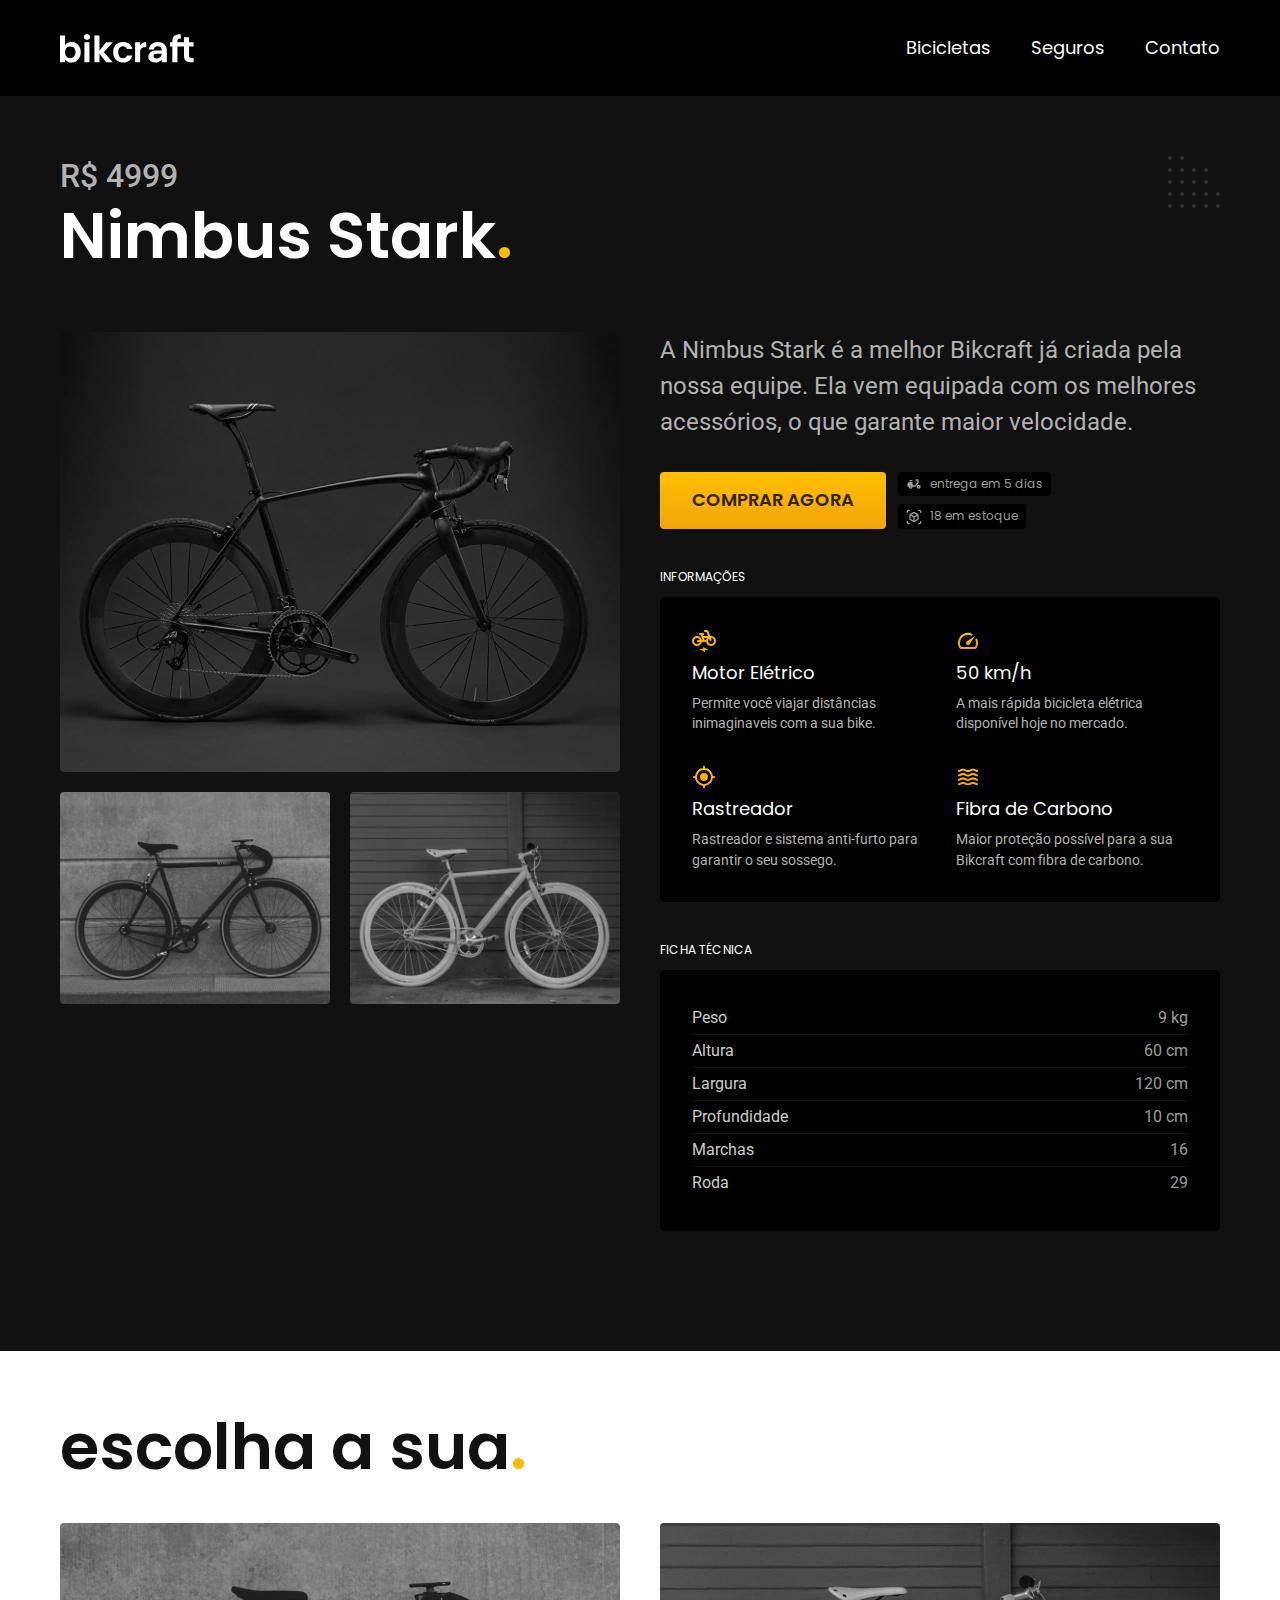
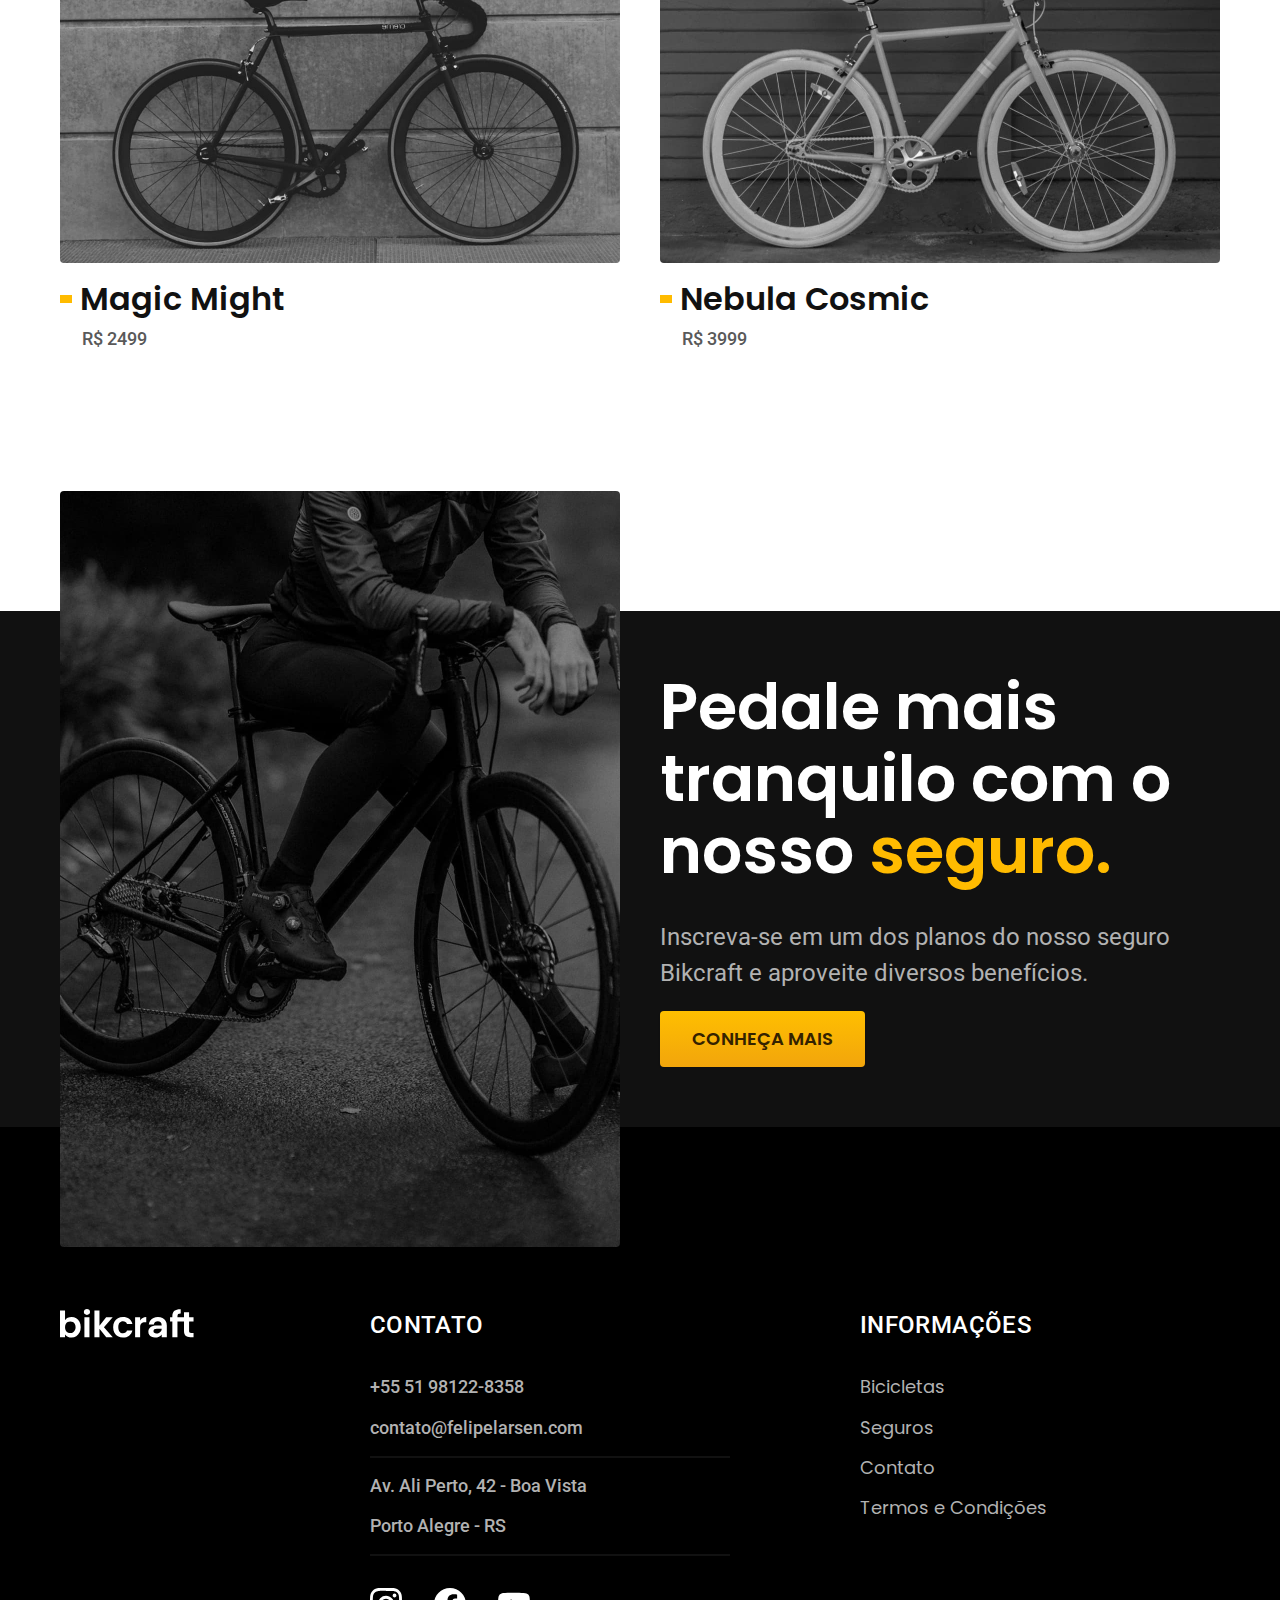
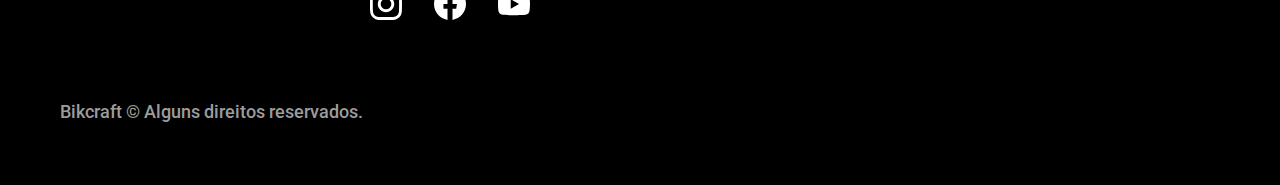
<file: bicicletas/nimbus.html>
<!DOCTYPE html>
<html lang="pt-br">

<head>
  <meta charset="UTF-8">
  <meta http-equiv="X-UA-Compatible" content="IE=edge">
  <meta name="viewport" content="width=device-width, initial-scale=1.0">

  <title>Nimbus Stark | Bikcraft</title>

  <meta name="description" content="Nimbus Stark.">

  <script>document.documentElement.classList.add('js')</script>

  <link rel="icon" href="../favicon.svg" type="image/svg+xml">
  <link rel="preload" href="../css/style.min.css" as="style">
  <link rel="stylesheet" href="../css/style.min.css">

  <link rel="preconnect" href="https://fonts.googleapis.com">
  <link rel="preconnect" href="https://fonts.gstatic.com" crossorigin>
  <link href="https://fonts.googleapis.com/css2?family=Merriweather:ital,wght@1,900&family=Poppins:wght@400;600&family=Roboto:wght@400;500&display=swap" rel="stylesheet">
</head>

<body id="bicicleta">
  <header class="header-bg">
    <div class="header container">
      <a href="../">
        <img src="../img/bikcraft.svg" alt="Bikcraft">
      </a>

      <nav aria-label="primaria">
        <ul class="header-menu font-1-m cor-0">
          <li><a href="../bicicletas.html">Bicicletas</a></li>
          <li><a href="../seguros.html">Seguros</a></li>
          <li><a href="../contato.html">Contato</a></li>
        </ul>
      </nav>
    </div>
  </header>

  <main class="titulo-bg">
    <div>
      <div class="titulo container">
        <p class="font-2-xl cor-5">R$ 4999</p>
        <h1 class="font-1-xxl cor-0">Nimbus Stark<span class="cor-p1">.</span></h1>
      </div>
    </div>
    <div class="bicicleta container">
      <div class="bicicleta-imagens">
        <img src="../img/bicicleta/nimbus1.jpg" alt="Bicicleta Nimbus Stark">
        <img src="../img/bicicleta/nimbus2.jpg" alt="Bicicleta Nimbus Stark">
        <img src="../img/bicicleta/nimbus3.jpg" alt="Bicicleta Nimbus Stark">
      </div>
      <div class="bicicleta-conteudo">
        <p class="font-2-l cor-5">
          A Nimbus Stark é a melhor Bikcraft já criada pela nossa equipe. Ela vem equipada com os melhores acessórios, o que garante maior velocidade.
        </p>
        <div class="bicicleta-comprar">
          <a class="botao" href="../orcamento.html?tipo=bikcraft&produto=nimbus">Comprar Agora</a>
          <span class="font-1-xs cor-6">
            <img src="../img/icones/entrega.svg" alt="">
            entrega em 5 dias
          </span>
          <span class="font-1-xs cor-6">
            <img src="../img/icones/estoque.svg" alt="">
            18 em estoque
          </span>
        </div>
        <h2 class="font-1-xs cor-0">Informações</h2>
        <ul class="bicicleta-informacoes">
          <li>
            <img src="../img/icones/eletrica.svg" alt="">
            <h3 class="font-1-m cor-0">Motor Elétrico</h3>
            <p class="font-2-xs cor-5">
              Permite você viajar distâncias inimaginaveis com a sua bike.
            </p>
          </li>
          <li>
            <img src="../img/icones/velocidade.svg" alt="">
            <h3 class="font-1-m cor-0">50 km/h</h3>
            <p class="font-2-xs cor-5">
              A mais rápida bicicleta elétrica disponível hoje no mercado.
            </p>
          </li>
          <li>
            <img src="../img/icones/rastreador.svg" alt="">
            <h3 class="font-1-m cor-0">Rastreador</h3>
            <p class="font-2-xs cor-5">
              Rastreador e sistema anti-furto para garantir o seu sossego.
            </p>
          </li>
          <li>
            <img src="../img/icones/carbono.svg" alt="">
            <h3 class="font-1-m cor-0">Fibra de Carbono</h3>
            <p class="font-2-xs cor-5">
              Maior proteção possível para a sua Bikcraft com fibra de carbono.
            </p>
          </li>
        </ul>
        <h2 class="font-1-xs cor-0">Ficha Técnica</h2>
        <ul class="bicicleta-ficha font-2-s cor-4">
          <li>
            Peso
            <span>9 kg</span>
          </li>
          <li>
            Altura
            <span>60 cm</span>
          </li>
          <li>
            Largura
            <span>120 cm</span>
          </li>
          <li>
            Profundidade
            <span>10 cm</span>
          </li>
          <li>
            Marchas
            <span>16</span>
          </li>
          <li>
            Roda
            <span>29</span>
          </li>
        </ul>
      </div>
    </div>
  </main>

  <article class="bicicletas-lista container">
    <h2 class="font-1-xxl">escolha a sua<span class="cor-p1">.</span></h2>
    <ul>
      <li>
        <a href="./magic.html">
          <img src="../img/bicicletas/magic.jpg" alt="Bicicleta preta">
          <h3 class="font-1-xl">Magic Might</h3>
          <span class="font-2-m cor-8">R$ 2499</span>
        </a>
      </li>
      <li>
        <a href="./nebula.html">
          <img src="../img/bicicletas/nebula.jpg" alt="Bicicleta preta">
          <h3 class="font-1-xl">Nebula Cosmic</h3>
          <span class="font-2-m cor-8">R$ 3999</span>
        </a>
      </li>
    </ul>
  </article>

  <article class="seguro-bg">
    <div class="seguro container">
      <div class="seguro-imagem">
        <img src="../img/fotos/seguros.jpg" alt="Pessoa parada em cima de uma bicicleta.">
      </div>
      <div class="seguro-conteudo">
        <h2 class="font-1-xxl cor-0">Pedale mais tranquilo com o nosso <span class="cor-p1">seguro.</span></h2>
        <p class="font-2-l cor-5">Inscreva-se em um dos planos do nosso seguro Bikcraft e aproveite diversos benefícios.</p>
        <a class="botao" href="../seguros.html">Conheça Mais</a>
      </div>
    </div>
  </article>

  <footer class="footer-bg">
    <div class="footer container">
      <img src="../img/bikcraft.svg" alt="Bikcraft">

      <div class="footer-contato">
        <h3 class="font-2-l-b cor-0">Contato</h3>
        <ul class="font-2-m cor-5">
          <li><a href="tel:+5551981228358">+55 51 98122-8358</a></li>
          <li><a href="mailto:contato@felipelarsen.com">contato@felipelarsen.com</a></li>
          <li>Av. Ali Perto, 42 - Boa Vista</li>
          <li>Porto Alegre - RS</li>
        </ul>
        <div class="footer-redes">
          <a href="../"><img src="../img/redes/instagram.svg" alt="Instagram"></a>
          <a href="../"><img src="../img/redes/facebook.svg" alt="Facebook"></a>
          <a href="../"><img src="../img/redes/youtube.svg" alt="Youtube"></a>
        </div>
      </div>

      <div class="footer-informacoes">
        <h3 class="font-2-l-b cor-0">Informações</h3>
        <nav>
          <ul class="font-1-m cor-5">
            <li><a href="../bicicletas.html">Bicicletas</a></li>
            <li><a href="../seguros.html">Seguros</a></li>
            <li><a href="../contato.html">Contato</a></li>
            <li><a href="../termos.html">Termos e Condições</a></li>
          </ul>
        </nav>
      </div>

      <p class="footer-copy font-2-m cor-6">Bikcraft © Alguns direitos reservados.</p>
    </div>
  </footer>
  <script src="../js/script.js"></script>
</body>

</html>
</file>
<file: css/style.min.css>
body{margin:0;font-family:Arial,Helvetica,sans-serif;color:#111}blockquote,dd,h1,h2,h3,h4,p,span,ul{margin:0;padding:0;list-style:none}img{max-width:100%;height:auto;display:block}img[src$=".jpg"]{border-radius:4px}a{text-decoration:none;color:inherit}form{display:block;margin-top:0}.font-1-xxl{font:600 4rem/1.125 Poppins,sans-serif}.font-1-xl{font:600 2rem/1.25 Poppins,sans-serif}.font-1-l{font:400 1.5rem/1.5 Poppins,sans-serif}.font-1-l-b{font:600 1.5rem/1.5 Poppins,sans-serif}.font-1-m,.font-1-m-b{font:400 1.125rem/1.35 Poppins,sans-serif}.font-1-m-b{font-weight:600}.font-1-s{font:400 1rem/1.5 Poppins,sans-serif}.font-1-xs{font:400 0.75rem/1.35 Poppins,sans-serif}.font-2-xl{font:500 2rem/1.25 Roboto,sans-serif}.font-2-l,.font-2-l-b{font:400 1.5rem/1.5 Roboto,sans-serif}.font-2-l-b{font-weight:500;letter-spacing:.015em;text-transform:uppercase}.font-2-m{font:500 1.125rem/1.35 Roboto,sans-serif}.font-2-s{font:400 1rem/1.5 Roboto,sans-serif}.font-2-xs{font:400 0.875rem/1.43 Roboto,sans-serif}@media (max-width:1200px){.font-1-xxl{font-size:3rem}.font-2-l,.font-2-l-b{font-size:1.125rem}}@media (max-width:800px){.font-1-xxl{font-size:2rem}.font-1-xl,.font-2-xl{font-size:1.5rem}}:root{--cor-12:#000000;--cor-11:#111111;--cor-10:#2E2E2E;--cor-9:#404040;--cor-8:#595959;--cor-7:#717171;--cor-6:#9C9C9C;--cor-5:#B2B2B2;--cor-4:#CCCCCC;--cor-3:#DEDEDE;--cor-2:#EDEDED;--cor-1:#F7F7F7;--cor-0:#ffffff;--cor-p5:#332200;--cor-p4:#664400;--cor-p3:#A66f00;--cor-p2:#E4A30B;--cor-p1:#FFBB00}.cor-12{color:var(--cor-12)}.cor-11{color:var(--cor-11)}.cor-10{color:var(--cor-10)}.cor-9{color:var(--cor-9)}.cor-8{color:var(--cor-8)}.cor-7{color:var(--cor-7)}.cor-6{color:var(--cor-6)}.cor-5{color:var(--cor-5)}.cor-4{color:var(--cor-4)}.cor-3{color:var(--cor-3)}.cor-2{color:var(--cor-2)}.cor-1{color:var(--cor-1)}.cor-0{color:var(--cor-0)}.cor-p5{color:var(--cor-p5)}.cor-p4{color:var(--cor-p4)}.cor-p3{color:var(--cor-p3)}.cor-p2{color:var(--cor-p2)}.cor-p1{color:var(--cor-p1)}.js .fadeInDown{transform:translate3d(0,-40px,0)}.js .fadeInUp{transform:translate3d(0,40px,0)}.js .fadeInRight{transform:translate3d(40px,0,0)}.js .fadeInLeft{transform:translate3d(-40px,0,0)}.js [data-anime]{opacity:0}.js .anime{opacity:1;transform:none;transition:transform .8s,opacity .8s}.header-bg{background-color:var(--cor-12)}.header{display:flex;flex-wrap:wrap;gap:20px;justify-content:space-between;align-items:center;padding-top:20px;padding-bottom:20px}.header-menu{display:flex;flex-wrap:wrap;gap:40px}.header-menu a{display:inline-block;padding:16px 0;position:relative}.header-menu a::after{content:"";display:block;height:2px;width:0;background:var(--cor-0);margin-top:4px;transition:.3s;position:absolute}.header-menu a.menu-ativo:after,.header-menu a:hover:after{width:100%}@media (max-width:800px){.header-menu{gap:20px}.header-menu a{background-color:var(--cor-11);padding:12px 16px;border-radius:4px}.header-menu a:hover{background-color:var(--cor-10)}.header-menu a::after{display:none}}@media (max-width:600px){.header-menu{gap:12px}.header-menu a{padding:8px 12px;font-size:.875rem}}.footer-bg{background-color:var(--cor-12)}.footer{display:grid;grid-template-columns:3fr 5fr 4fr;gap:40px;padding-top:60px;padding-bottom:60px}.footer h3{margin-bottom:32px}.footer-contato ul{margin-bottom:32px}.footer li{margin-bottom:16px}.footer-contato li:nth-child(2n):after{content:"";display:block;max-width:360px;height:2px;background:var(--cor-11);margin-top:16px}.footer-redes{display:flex;gap:32px}.footer a:hover{color:var(--cor-0)}.footer-copy{grid-column:1/-1;margin-top:40px}@media (max-width:800px){.footer>img{display:none}.footer{grid-template-columns:1fr 1fr}}@media (max-width:600px){.footer{grid-template-columns:1fr;gap:60px}.footer-copy{margin-top:0}}.container{box-sizing:border-box;max-width:1200px;padding-left:20px;padding-right:20px;margin-left:auto;margin-right:auto}.botao{display:inline-block;padding:16px 32px;background:linear-gradient(#ffbf00,#f2a50c);border-radius:4px;box-shadow:0 1px 2px rgb(0 0 0 / 10%);text-transform:uppercase;color:var(--cor-p5);font:600 1.125rem/1.35 Poppins,sans-serif;max-width:max-content;border:none;cursor:pointer}.botao:hover{background:linear-gradient(#ffb60d,#e58317)}.botao.secundario{background:var(--cor-10);color:var(--cor-2)}.botao.secundario:hover{background:var(--cor-9)}.botao.seta{display:flex;align-items:center}.botao.seta::after{content:"";display:inline-block;width:18px;height:10px;margin-left:12px;background:url(../img/icones/seta.svg);transition:transform .2s}.botao.seta:hover:after{transform:translateX(6px)}@media (max-width:600px){.botao{padding:12px 16px;font-size:1rem}}.link{display:inline-block;color:var(--cor-p1);font:500 1.875rem/1.5 Poppins,sans-serif;text-transform:uppercase}.link::after{content:"";display:block;height:4px;width:100%;background:currentColor}.link:hover{color:var(--cor-0)}.titulo-bg{padding-top:60px;padding-bottom:60px;background-color:var(--cor-11)}.titulo{background:url(../img/dec/top-right.svg) no-repeat top right 20px}.titulo p{margin-bottom:4px}@media (max-width:800px){.titulo-bg{padding-top:40px;padding-bottom:40px}.titulo p{font-size:1rem;text-transform:lowercase;font-weight:400}}.form{display:grid;grid-template-columns:1fr 1fr;gap:20px}.form label{display:block;font:400 1rem/1.5 Poppins,sans-serif;margin-bottom:4px}.form input[type=email],.form input[type=text],.form textarea{font:400 1rem/1.5 Roboto,sans-serif;background:var(--cor-1);border:1px solid var(--cor-2);padding:12px;border-radius:4px;width:100%;box-sizing:border-box}.form input[type=email]:focus,.form input[type=text]:focus,.form textarea:focus{outline:0;border-color:var(--cor-p1);background:var(--cor-0);box-shadow:0 0 0 2px #fea}.form .col-2{grid-column:span 2}@media (max-width:600px){.form{grid-template-columns:1fr}.form .col-2{grid-column:1}}.introducao-bg{background:var(--cor-12) url(../img/dec/bottom-left.svg) no-repeat bottom 160px left 35px;box-shadow:inset 0 -120px var(--cor-0)}.introducao{display:grid;grid-template-columns:1fr 1fr;gap:0 40px}.introducao-conteudo{align-self:end;padding-bottom:200px}.introducao img{height:100%;width:100%;object-fit:cover;border-radius:4px}.introducao h1{margin-bottom:32px}.introducao p{margin-bottom:20px}@media (max-width:800px){.introducao-bg{background-color:var(--cor-11);padding-top:40px;box-shadow:inset 0 -60px var(--cor-0)}.introducao{grid-template-columns:1fr;gap:2rem}.introducao-conteudo{padding-bottom:0}.introducao h1{margin-bottom:1rem}.introducao img{height:300px;width:100%}}.tecnologia-bg{background-color:var(--cor-11);box-shadow:inset 0 80px var(--cor-0),inset 0 -80px var(--cor-0)}.tecnologia{display:grid;grid-template-columns:1fr 1fr;gap:40px}.tecnologia-imagem img{width:100%;height:100%;object-fit:cover;object-position:left}.tecnologia-conteudo{padding-top:160px;padding-bottom:160px}.tecnologia-conteudo>span{display:block;margin-bottom:20px}.tecnologia-conteudo h2{margin-bottom:32px}.tecnologia-conteudo>p{margin-bottom:20px}.tecnologia a{margin-bottom:80px}.tecnologia-vantagens{display:flex;gap:40px}.tecnologia-vantagens h3{margin-bottom:8px;width:max-content}.tecnologia-vantagens img{width:24px;margin-bottom:8px}@media (max-width:800px){.tecnologia-bg{box-shadow:initial}.tecnologia{grid-template-columns:1fr}.tecnologia-conteudo{padding-top:60px;padding-bottom:60px}.tecnologia-imagem{display:none}.tecnologia a{margin-bottom:60px}}@media (max-width:600px){.tecnologia-vantagens{flex-direction:column}}.parceiros{padding-top:60px;padding-bottom:120px}.parceiros h2{margin-bottom:60px;text-transform:lowercase}.parceiros ul{padding:0 20px;max-width:1400px;display:grid;grid-template-columns:repeat(4,1fr);margin:0 auto}.parceiros li{display:flex;padding:32px;border-left:2px solid var(--cor-1)}.parceiros li:first-child,.parceiros li:nth-child(5){border-left:none}.parceiros li:nth-child(n+5){border-top:2px solid var(--cor-1)}.parceiros img{margin:auto}@media (max-width:800px){.parceiros{padding-bottom:60px}.parceiros li{padding:20px}.parceiros h2{margin-bottom:20px}.parceiros ul{grid-template-columns:repeat(2,1fr)}.parceiros li:nth-child(n+3){border-top:2px solid var(--cor-1)}.parceiros li:nth-child(odd){border-left:none}}.depoimento{display:grid;grid-template-columns:1fr 1fr;background-color:var(--cor-p1);overflow:hidden}.depoimento img{width:100%;height:100%;object-fit:cover;border-radius:0}.depoimento-conteudo{padding:40px 80px;align-self:flex-end;background:url(../img/dec/bottom-right-p.svg) no-repeat bottom 40px right 40px}.depoimento-conteudo p{max-width:32ch;font-family:Merriweather,serif;font-style:italic;font-weight:900;margin-bottom:32px;position:relative}.depoimento p::after,.depoimento p::before{font-size:5rem;color:var(--cor-p2);position:absolute}.depoimento p::before{content:'“';left:-50px;top:-20px}.depoimento p::after{content:'”'}@media (min-width:1200px){.depoimento img{max-height:520px}}@media (max-width:800px){.depoimento{grid-template-columns:1fr;text-align:center}.depoimento img{max-height:250px}.depoimento-conteudo{padding:40px 20px;margin:auto}}.bicicletas-lista{padding-top:60px;padding-bottom:120px}.bicicletas-lista h2{margin-bottom:40px;text-transform:lowercase}.bicicletas-lista ul{display:flex;gap:40px;padding:0 20px 20px 20px;max-width:1400px;margin-left:auto;margin-right:auto;overflow-x:auto}#bicicleta .bicicletas-lista ul{padding:0 0 20px 0}.bicicletas-lista li{flex:1;min-width:280px}.bicicletas-lista a{display:block}.bicicletas-lista img{margin-bottom:16px}.bicicletas-lista h3{margin-bottom:8px;display:flex;align-items:center}.bicicletas-lista h3::before{content:"";display:inline-block;height:8px;width:12px;margin-right:8px;background-color:var(--cor-p1);transition:width .2s}.bicicletas-lista a:hover h3::before{width:24px}.bicicletas-lista li span{padding-left:22px}@media (max-width:800px){.bicicletas-lista{padding-bottom:60px}.bicicletas-lista ul{gap:20px}}.bicicletas-bg{background:linear-gradient(to right,var(--cor-0) 30%,var(--cor-11) 0)}.bicicletas{display:grid;grid-template-columns:1fr 1fr;gap:40px;padding-top:60px;padding-bottom:60px;background:url(../img/dec/top-right.svg) no-repeat top 40px right}.bicicletas-imagem{display:grid}.bicicletas-imagem img{grid-area:1/1}.bicicletas-imagem span{grid-area:1/1;place-self:start end;margin-top:20px;background:var(--cor-12);display:inline-block;padding:8px 16px 8px 8px;border-radius:4px 0 0 4px}.bicicletas-conteudo{display:grid;grid-template-columns:1fr auto;align-content:flex-start}.bicicletas h2,.bicicletas p{grid-column:1/-1}.bicicletas h2{margin-bottom:20px}.bicicletas h2::before{content:"";display:block;width:12px;height:8px;background-color:var(--cor-p1);margin-bottom:8px}.bicicletas p{margin-bottom:32px}.bicicletas a{place-self:flex-end}.bicicletas ul{display:grid;gap:16px}.bicicletas li{display:flex;align-items:center}.bicicletas-conteudo img{width:24px;margin-right:8px}@media (max-width:800px){.bicicletas{grid-template-columns:1fr;gap:20px;padding-top:40px;padding-bottom:40px}.bicicletas-bg{background:var(--cor-11)}}@media (max-width:600px){.bicicletas-conteudo{grid-template-columns:1fr}.bicicletas ul{font-size:1rem;grid-template-columns:1fr 1fr;margin-bottom:32px}.bicicletas a{place-self:start}}.seguros-bg{background-color:var(--cor-11)}.seguros{padding-top:60px;padding-bottom:60px;display:grid;grid-template-columns:1fr 1fr;gap:40px;align-items:center}#seguros .seguros{padding-top:0}.seguros h2{grid-column:1/-1;text-transform:lowercase}.seguros-item{background-color:var(--cor-12);padding:32px 32px 32px 60px;display:grid;grid-template-columns:1fr auto;border-radius:4px}.seguros-item h3{margin-bottom:40px;text-transform:uppercase}.seguros-item span{grid-column:2;display:block;text-align:right}.seguros-item ul{grid-column:1/-1;margin-bottom:32px}.seguros-item li{display:flex;align-items:center;position:relative}.seguros-item li::before{content:"";display:inline-block;width:13px;height:9px;background-image:url(../img/icones/lista.svg);position:absolute;left:-21px}.seguros-item li+li{margin-top:20px}.seguros-item a{grid-column:1/-1}.botao.secundario{background:var(--cor-10);color:var(--cor-2)}@media (max-width:800px){.seguros{grid-template-columns:1fr}}.vantagens-bg{background-color:var(--cor-12)}.vantagens{padding-top:120px;padding-bottom:120px}.vantagens h2{margin-bottom:60px}.vantagens ul{display:grid;grid-template-columns:repeat(auto-fit,minmax(280px,max-content));gap:40px 80px}.vantagens h3,.vantagens img{margin-bottom:8px}@media (max-width:800px){.vantagens{padding-top:60px;padding-bottom:60px}.vantagens h2{margin-bottom:40px}.vantagens ul{gap:20px}}.perguntas{padding-top:120px;padding-bottom:120px}.perguntas h2{margin-bottom:60px}.perguntas dl>div{padding:20px;border-radius:4px}.perguntas dl>div:nth-child(odd){background-color:var(--cor-2)}.perguntas button{display:grid;grid-template-columns:auto 1fr auto;align-items:center;gap:8px;cursor:pointer;border:none;background:0 0;width:100%;text-align:left}.perguntas button::before{content:"";display:inline-block;width:12px;height:8px;background-color:var(--cor-p1)}.perguntas button::after{content:"";display:inline-block;width:14px;height:6px;background:url(../img/icones/seta-abrir.svg);transition:.3s}.perguntas button:hover:after,.perguntas button[aria-expanded=true]::after{transform:rotate(180deg)}.js .perguntas dd{display:none}.js .perguntas dd.ativa{display:block}.perguntas dd{padding-left:20px;padding-top:16px;max-width:80ch}@media (max-width:800px){.perguntas{padding-top:60px;padding-bottom:60px}.perguntas h2{margin-bottom:40px}}#contato{background:linear-gradient(var(--cor-11) 600px,var(--cor-1) 0)}.contato{display:grid;grid-template-columns:5fr 7fr}.contato-dados,.contato-formulario{padding:60px;box-shadow:0 1px 2px rgba(0,0,0,.1)}.contato-dados{border-radius:5px 0 0 5px;background:var(--cor-12) url(../img/dec/bottom-left.svg) no-repeat bottom 20px left 20px}.contato-dados h2{margin-bottom:60px}.contato-endereco{margin-bottom:32px;padding-left:28px;background:url(../img/icones/local.svg) no-repeat 0 2px}.contato-endereco p{margin-bottom:8px}.contato-meios a{display:block;max-width:max-content;margin-bottom:8px;padding-left:28px}.contato-meios a:first-child{background:url(../img/icones/email.svg) no-repeat 0 2px}.contato-meios a:nth-child(2){margin-bottom:32px}.contato-meios a:nth-child(3){background:url(../img/icones/telefone.svg) no-repeat 0 2px;margin-bottom:60px}.contato-redes{display:flex;gap:32px;padding-left:28px}.contato-formulario{border-radius:0 5px 5px 0;background:var(--cor-0) url(../img/dec/bottom-right.svg) no-repeat bottom 20px right 20px}@media (max-width:800px){.contato{grid-template-columns:1fr}.contato-dados,.contato-formulario{padding:20px}.contato-dados{border-radius:5px 5px 0 0;background:var(--cor-12)}.contato-formulario{border-radius:0 0 5px 5px}.contato-dados h2{margin-bottom:32px}.contato-meios a:nth-child(3){background:url(../img/icones/telefone.svg) no-repeat 0 2px;margin-bottom:32px}.contato-redes{margin-bottom:12px}}.lojas{display:grid;grid-template-columns:1fr 1fr;gap:0 40px;padding:120px 0 120px 0}.lojas h2{grid-column:1/-1;margin-bottom:60px}.lojas-item{border-radius:4px;background:var(--cor-0);box-shadow:0 1px 2px rgba(0,0,0,.1)}.lojas img{border-radius:4px 4px 0 0}.lojas-conteudo{display:grid;grid-template-columns:1fr 1fr;gap:32px 16px;padding:32px}.lojas-conteudo h3,.lojas-tempo{grid-column:1/-1}.lojas-dados{display:grid;gap:8px;border-left:2px solid var(--cor-2);padding-left:12px}.lojas-tempo{display:flex;align-items:center;gap:8px}@media (max-width:600px){.lojas{grid-template-columns:1fr}}.termos{padding-top:80px;padding-bottom:80px}.termos h2{margin-bottom:20px}.termos p+h2{margin-top:40px}.termos p{max-width:75ch;margin-bottom:24px}.bicicleta{display:grid;grid-template-columns:1fr 1fr;align-items:flex-start;gap:40px;padding-top:60px;padding-bottom:60px}#bicicleta .titulo p{text-transform:uppercase}.bicicleta-imagens{display:flex;flex-wrap:wrap;gap:20px}.bicicleta-imagens img:first-child{min-width:100%}.bicicleta-imagens img{flex:1;min-width:200px}.bicicleta-conteudo>p{margin-bottom:32px}.bicicleta-comprar{display:grid;grid-template-columns:max-content auto;align-items:center;justify-items:start;gap:8px 12px;margin-bottom:40px}.bicicleta-comprar a{grid-row:span 2}.bicicleta-comprar span{display:flex;align-items:center;background-color:var(--cor-12);gap:8px;padding:4px 8px;border-radius:4px}.bicicleta-ficha,.bicicleta-informacoes{padding:32px;background-color:var(--cor-12);border-radius:4px}.bicicleta-conteudo h2{text-transform:uppercase;letter-spacing:.015em;margin-bottom:12px}.bicicleta-informacoes{margin-bottom:40px;display:grid;grid-template-columns:1fr 1fr;gap:32px}.bicicleta-informacoes img{width:24px;margin-bottom:8px}.bicicleta-informacoes h3{margin-bottom:8px}.bicicleta-ficha li{padding:4px 0;display:flex;justify-content:space-between;border-bottom:1px solid var(--cor-11)}.bicicleta-ficha li:last-child{border-bottom:none}.bicicleta-ficha span{color:var(--cor-6)}@media (max-width:800px){.bicicleta{grid-template-columns:1fr;padding-top:40px;padding-bottom:40px}}@media (max-width:460px){.bicicleta-informacoes{grid-template-columns:1fr}.bicicleta-comprar{grid-template-columns:1fr}}.seguro-bg{background-color:var(--cor-11);box-shadow:inset 0 120px var(--cor-0),inset 0 -120px var(--cor-12)}.seguro{display:grid;grid-template-columns:1fr 1fr;gap:40px}.seguro-imagem img{width:100%;height:100%;object-fit:cover}.seguro-conteudo{padding-top:180px;padding-bottom:180px}.seguro h2{margin-bottom:32px}.seguro p{margin-bottom:20px}@media (max-width:800px){.seguro-bg{box-shadow:inset 0 -60px var(--cor-12)}.seguro{grid-template-columns:1fr}.seguro-conteudo{grid-row:1;padding-top:40px;padding-bottom:0}}
</file>
